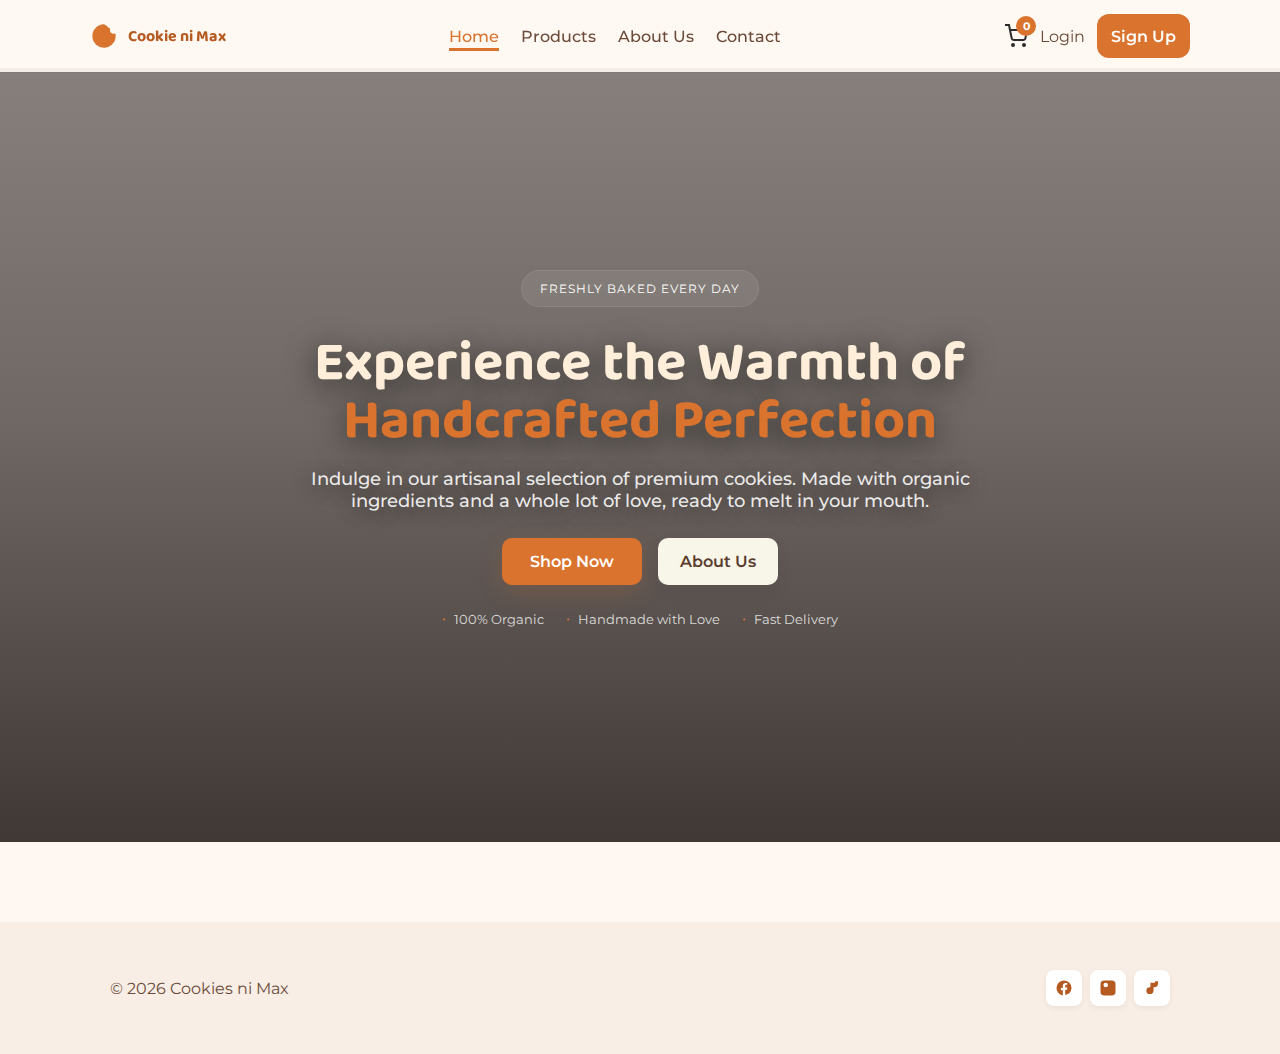
<file: index.html>
<!doctype html>
<html lang="en">
<head>
  <meta charset="utf-8" />
  <meta name="viewport" content="width=device-width,initial-scale=1" />
  <title>Intro to Comp Website</title>
  <link rel="stylesheet" href="style.css" />

  <!-- Fonts -->
  <link rel="preconnect" href="https://fonts.googleapis.com">
  <link rel="preconnect" href="https://fonts.gstatic.com" crossorigin>
  <link href="https://fonts.googleapis.com/css2?family=Baloo+2:wght@500;700;800&family=Montserrat:wght@300;500;700&display=swap" rel="stylesheet">
</head>
<body>
  <header class="site-header">
    <div class="container header-inner">
      <a class="brand" href="#" aria-label="Cookie Store home">
        <!-- simple inline cookie icon -->
        <svg width="28" height="28" viewBox="0 0 24 24" fill="none" aria-hidden="true"><path d="M12 2a10 10 0 1 0 9.95 9.05 1 1 0 0 0-1.23-1.05 3 3 0 0 1-3.55-3.55 1 1 0 0 0-1.05-1.23A10 10 0 0 0 12 2z" fill="#D9732D"/></svg>
        <span>Cookie ni Max
        </span>
      </a>

      <nav class="main-nav" role="navigation" aria-label="Main">
        <ul id="mainNav" class="nav-list">
          <li><a href="#home" class="active">Home</a></li>
          <li><a href="products.html">Products</a></li>
          <li><a href="about.html">About Us</a></li>
          <li><a href="contact.html">Contact</a></li>
        </ul>
      </nav>

      <div class="auth">
        <a href="cart.html" class="cart-icon" aria-label="Shopping cart">
          <svg width="24" height="24" viewBox="0 0 24 24" fill="none" stroke="currentColor" stroke-width="2" aria-hidden="true"><circle cx="9" cy="21" r="1"></circle><circle cx="20" cy="21" r="1"></circle><path d="M1 1h4l2.68 13.39a2 2 0 0 0 2 1.61h9.72a2 2 0 0 0 2-1.61L23 6H6"></path></svg>
          <span class="cart-count" id="cartCount">0</span>
        </a>
        <div id="authButtons" class="auth-buttons">
          <a href="#" id="loginBtn" class="login">Login</a>
          <a href="#" id="signupBtn" class="btn signup">Sign Up</a>
        </div>
        <div id="userProfile" class="user-profile" style="display: none;">
          <button id="userMenuBtn" class="user-menu-btn">
            <svg width="24" height="24" viewBox="0 0 24 24" fill="none" stroke="currentColor" stroke-width="2" aria-hidden="true"><path d="M20 21v-2a4 4 0 0 0-4-4H8a4 4 0 0 0-4 4v2"></path><circle cx="12" cy="7" r="4"></circle></svg>
            <span id="userNameDisplay">User</span>
          </button>
          <div id="userDropdown" class="user-dropdown" style="display: none;">
            <!-- Removed My Orders link -->
            <button id="logoutBtn" class="dropdown-item logout-btn">Logout</button>
          </div>
        </div>
        <button id="menuToggle" aria-expanded="false" aria-controls="mainNav" class="menu-toggle">☰</button>
      </div>
    </div>
  </header>
  
  <main>
    <section id="home" class="hero" style="background-image: url('https://images.unsplash.com/photo-1499636136210-6f4ee915583e?w=1200&h=600&fit=crop');">
      <div class="hero-overlay"></div>
      <div class="container hero-content">
        <span class="badge">FRESHLY BAKED EVERY DAY</span>
        <h1 class="hero-title">Experience the Warmth of<br><span class="accent">Handcrafted Perfection</span></h1>
        <p class="hero-sub">Indulge in our artisanal selection of premium cookies. Made with organic ingredients and a whole lot of love, ready to melt in your mouth.</p>

        <div class="hero-ctas">
          <a class="btn primary" href="products.html">Shop Now</a>
          <a class="btn ghost" href="about.html">About Us</a>
        </div>

        <ul class="hero-features">
          <li>100% Organic</li>
            <li>Handmade with Love</li>
          <li>Fast Delivery</li>
        </ul>
      </div>
    </section>



  </main>

  <!-- Login Modal -->
  <div id="loginModal" class="modal">
    <div class="modal-content">
      <span class="close">&times;</span>
      <h2>Login</h2>
      <form id="loginForm">
        <div>
          <label for="loginEmail">Email</label><br>
          <input id="loginEmail" type="email" required>
        </div>
        <div>
          <label for="loginPassword">Password</label><br>
          <input id="loginPassword" type="password" required>
        </div>
        <button type="submit" class="btn primary">Login</button>
        <p>Don't have an account? <a href="#" class="switch-form" data-form="signup">Sign Up</a></p>
      </form>
    </div>
  </div>

  <!-- Signup Modal -->
  <div id="signupModal" class="modal">
    <div class="modal-content">
      <span class="close">&times;</span>
      <h2>Sign Up</h2>
      <form id="signupForm">
        <div>
          <label for="signupName">Name</label><br>
          <input id="signupName" type="text" required>
        </div>
        <div>
          <label for="signupEmail">Email</label><br>
          <input id="signupEmail" type="email" required>
        </div>
        <div>
          <label for="signupPassword">Password</label><br>
          <input id="signupPassword" type="password" required>
        </div>
        <button type="submit" class="btn primary">Sign Up</button>
        <p>Already have an account? <a href="#" class="switch-form" data-form="login">Login</a></p>
      </form>
    </div>
  </div>

  <footer>
    <div class="container footer-inner">
      <p>&copy; 2026 Cookies ni Max</p>
      <div class="social-links" aria-label="Follow us">
        <a href="https://www.facebook.com/venchuie" target="_blank" rel="noopener noreferrer" aria-label="Facebook">
          <svg viewBox="0 0 24 24" xmlns="http://www.w3.org/2000/svg" aria-hidden="true"><path d="M22 12a10 10 0 1 0-11.6 9.9v-7h-2.6v-2.9h2.6V9.3c0-2.6 1.5-4.1 3.8-4.1 1.1 0 2.2.2 2.2.2v2.4h-1.2c-1.2 0-1.6.8-1.6 1.6v1.9h2.8l-.4 2.9h-2.4v7A10 10 0 0022 12z" fill="currentColor"/></svg>
        </a>
        <a href="https://www.instagram.com/luv.mxne/" target="_blank" rel="noopener noreferrer" aria-label="Instagram">
          <svg viewBox="0 0 24 24" xmlns="http://www.w3.org/2000/svg" aria-hidden="true"><path d="M7 2h10a5 5 0 015 5v10a5 5 0 01-5 5H7a5 5 0 01-5-5V7a5 5 0 015-5zm5 6.2A3 3 0 109 11a3 3 0 003-2.8zM17.5 6.2a.9.9 0 11-.001 1.8.9.9 0 01.001-1.8z" fill="currentColor"/></svg>
        </a>
        <a href="https://www.tiktok.com/@maksulaluh" target="_blank" rel="noopener noreferrer" aria-label="TikTok">
          <svg viewBox="0 0 24 24" xmlns="http://www.w3.org/2000/svg" aria-hidden="true"><path d="M17 3h3v3a5 5 0 01-5 5h-1v4.5A4.5 4.5 0 019 20a4.5 4.5 0 010-9c.3 0 .6 0 .9.1V5h6V3z" fill="currentColor"/></svg>
        </a>
      </div>
    </div>
  </footer>

  <script>
    // Menu toggle (mobile hamburger)
    const menuBtn = document.getElementById('menuToggle');
    const nav = document.getElementById('mainNav');
    const siteHeader = document.querySelector('.site-header');
    if (menuBtn && nav && siteHeader) {
      menuBtn.addEventListener('click', () => {
        const isOpen = siteHeader.classList.toggle('nav-open');
        menuBtn.setAttribute('aria-expanded', String(isOpen));
      });
      nav.querySelectorAll('a').forEach(link => {
        link.addEventListener('click', () => {
          siteHeader.classList.remove('nav-open');
          menuBtn.setAttribute('aria-expanded', 'false');
        });
      });
      document.addEventListener('click', (e) => {
        if (siteHeader.classList.contains('nav-open') && !siteHeader.contains(e.target)) {
          siteHeader.classList.remove('nav-open');
          menuBtn.setAttribute('aria-expanded', 'false');
        }
      });
    }

    // Modal functionality
    const loginBtn = document.getElementById('loginBtn');
    const signupBtn = document.getElementById('signupBtn');
    const loginModal = document.getElementById('loginModal');
    const signupModal = document.getElementById('signupModal');
    const loginForm = document.getElementById('loginForm');
    const signupForm = document.getElementById('signupForm');
    const closeButtons = document.querySelectorAll('.close');
    const switchForms = document.querySelectorAll('.switch-form');

    // Open modals
    loginBtn.addEventListener('click', (e) => {
      e.preventDefault();
      loginModal.style.display = 'block';
    });

    signupBtn.addEventListener('click', (e) => {
      e.preventDefault();
      signupModal.style.display = 'block';
    });

    // Close modals
    closeButtons.forEach(btn => {
      btn.addEventListener('click', (e) => {
        e.target.parentElement.parentElement.style.display = 'none';
      });
    });

    // Switch between login and signup
    switchForms.forEach(link => {
      link.addEventListener('click', (e) => {
        e.preventDefault();
        const form = e.target.dataset.form;
        loginModal.style.display = form === 'login' ? 'block' : 'none';
        signupModal.style.display = form === 'signup' ? 'block' : 'none';
      });
    });

    // Close modal when clicking outside
    window.addEventListener('click', (e) => {
      if (e.target === loginModal) loginModal.style.display = 'none';
      if (e.target === signupModal) signupModal.style.display = 'none';
    });

    // Handle login
    loginForm.addEventListener('submit', (e) => {
      e.preventDefault();
      const email = document.getElementById('loginEmail').value;
      localStorage.setItem('user', email);
      alert('Login successful!');
      loginModal.style.display = 'none';
      loginForm.reset();
      updateAuthUI();
    });

    // Handle signup
    signupForm.addEventListener('submit', (e) => {
      e.preventDefault();
      const name = document.getElementById('signupName').value;
      const email = document.getElementById('signupEmail').value;
      localStorage.setItem('user', email);
      localStorage.setItem('userName', name);
      alert('Account created successfully!');
      signupModal.style.display = 'none';
      signupForm.reset();
      updateAuthUI();
    });

    // Update Auth UI based on login status
    function updateAuthUI() {
      const user = localStorage.getItem('user');
      const userName = localStorage.getItem('userName') || 'User';
      const authButtons = document.getElementById('authButtons');
      const userProfile = document.getElementById('userProfile');

      if (user) {
        authButtons.style.display = 'none';
        userProfile.style.display = 'flex';
        document.getElementById('userNameDisplay').textContent = userName.split(' ')[0];
      } else {
        authButtons.style.display = 'flex';
        userProfile.style.display = 'none';
      }
    }

    // User menu dropdown
    const userMenuBtn = document.getElementById('userMenuBtn');
    const userDropdown = document.getElementById('userDropdown');
    const logoutBtn = document.getElementById('logoutBtn');

    userMenuBtn?.addEventListener('click', (e) => {
      e.preventDefault();
      userDropdown.style.display = userDropdown.style.display === 'none' ? 'block' : 'none';
    });

    window.addEventListener('click', (e) => {
      if (!e.target.closest('.user-profile')) {
        userDropdown.style.display = 'none';
      }
    });

    logoutBtn?.addEventListener('click', (e) => {
      e.preventDefault();
      localStorage.removeItem('user');
      localStorage.removeItem('userName');
      userDropdown.style.display = 'none';
      alert('You have been logged out!');
      updateAuthUI();
    });

    // Update cart count
    function updateCartCount() {
      const cart = JSON.parse(localStorage.getItem('cart')) || [];
      const count = cart.reduce((sum, item) => sum + item.qty, 0);
      document.getElementById('cartCount').textContent = count;
    }
    updateCartCount();
    window.addEventListener('storage', updateCartCount);

    // Check login status on page load
    updateAuthUI();
  </script>
</body>
</html>
</file>
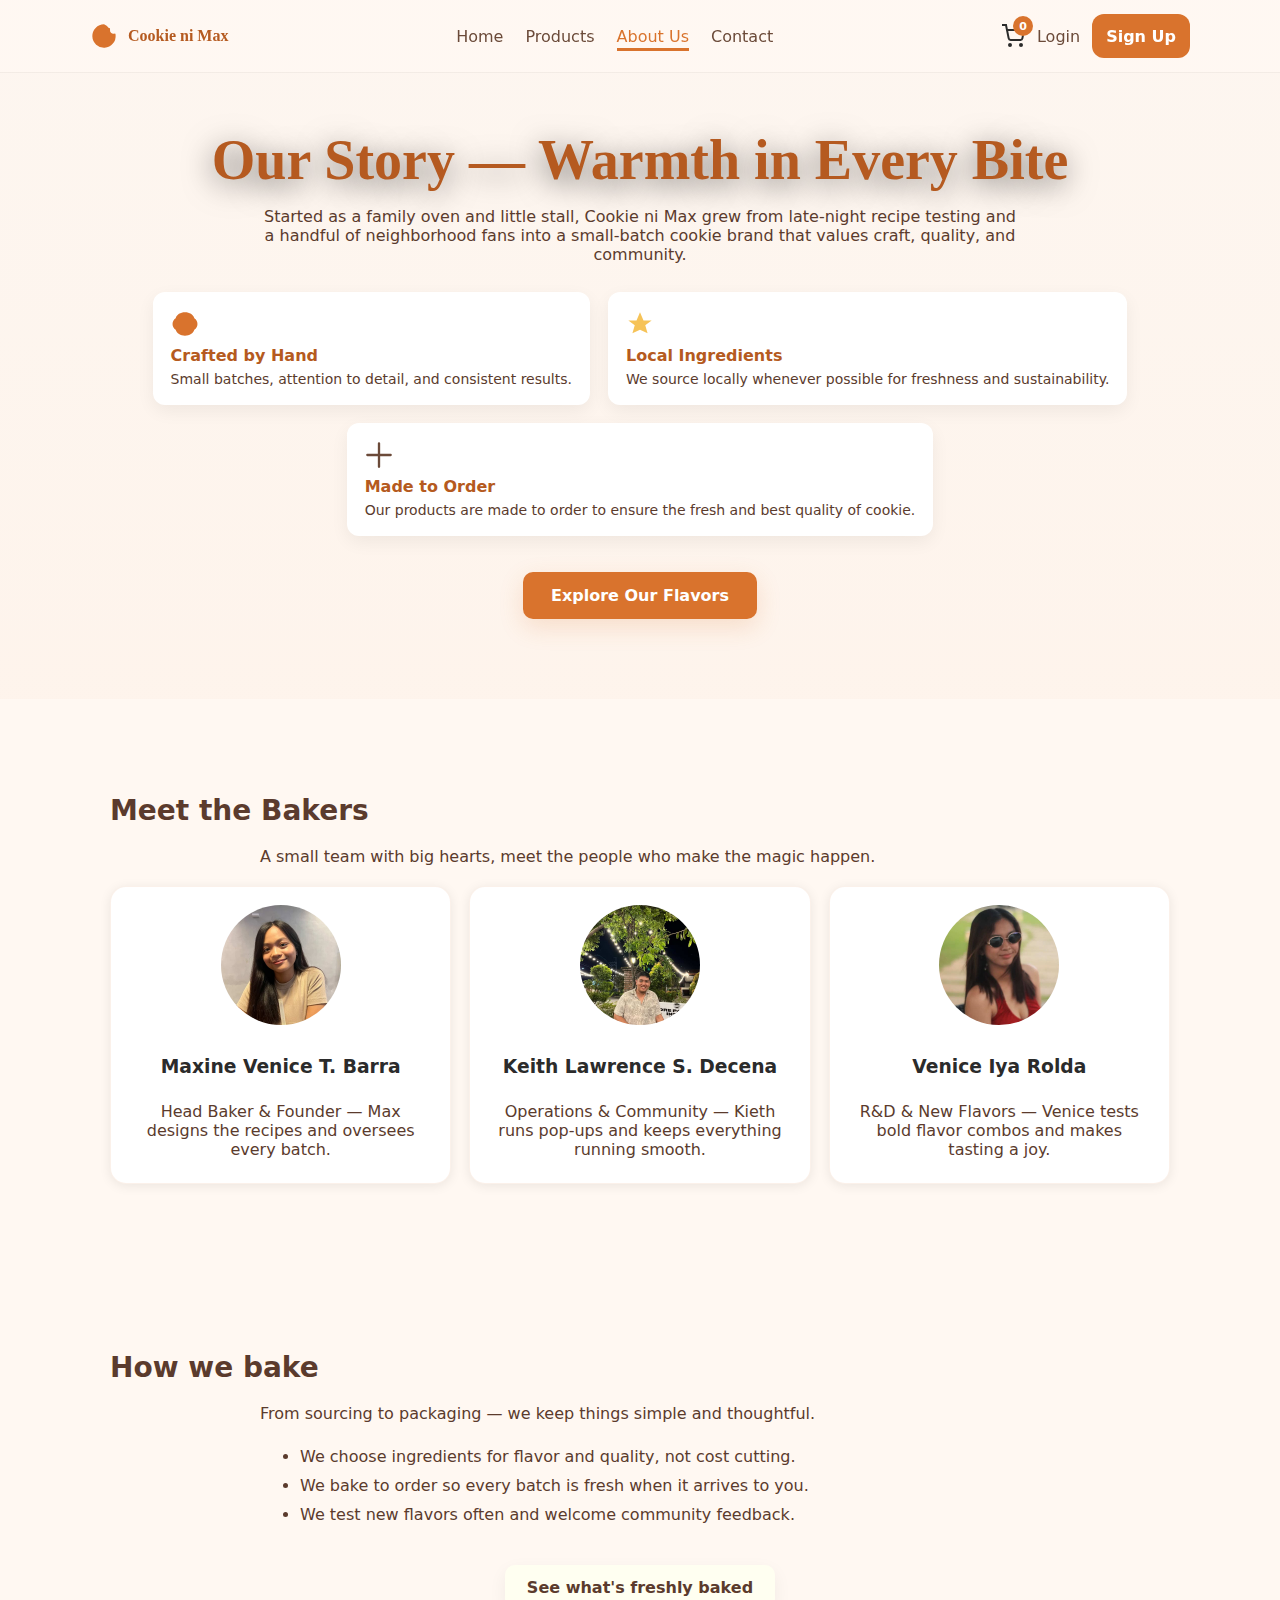
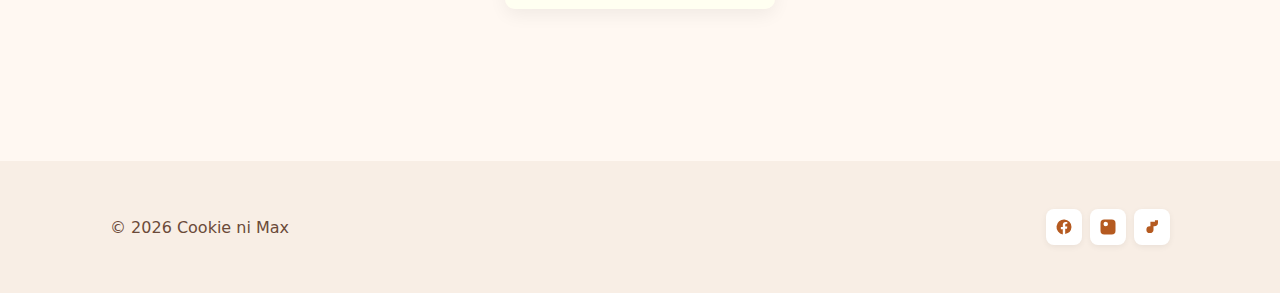
<file: about.html>
<!doctype html>
<html lang="en">
<head>
  <meta charset="utf-8" />
  <meta name="viewport" content="width=device-width,initial-scale=1" />
  <title>About Us — Cookie ni Max</title>
  <link rel="stylesheet" href="style.css" />
  <!-- About page styles moved to style.css -->
</head>
<body>
  <header class="site-header">
    <div class="container header-inner">
      <a class="brand" href="index.html" aria-label="Cookie Store home">
        <svg width="28" height="28" viewBox="0 0 24 24" fill="none" aria-hidden="true"><path d="M12 2a10 10 0 1 0 9.95 9.05 1 1 0 0 0-1.23-1.05 3 3 0 0 1-3.55-3.55 1 1 0 0 0-1.05-1.23A10 10 0 0 0 12 2z" fill="#D9732D"/></svg>
        <span>Cookie ni Max</span>
      </a>

      <nav class="main-nav" role="navigation" aria-label="Main">
        <ul id="mainNav" class="nav-list">
          <li><a href="index.html#home">Home</a></li>
          <li><a href="products.html">Products</a></li>
          <li><a href="about.html" class="active">About Us</a></li>
          <li><a href="contact.html">Contact</a></li>
        </ul>
      </nav>

      <div class="auth">
        <a href="cart.html" class="cart-icon" aria-label="Shopping cart">
          <svg width="24" height="24" viewBox="0 0 24 24" fill="none" stroke="currentColor" stroke-width="2" aria-hidden="true"><circle cx="9" cy="21" r="1"></circle><circle cx="20" cy="21" r="1"></circle><path d="M1 1h4l2.68 13.39a2 2 0 0 0 2 1.61h9.72a2 2 0 0 0 2-1.61L23 6H6"></path></svg>
          <span class="cart-count" id="cartCount">0</span>
        </a>
        <div id="authButtons" class="auth-buttons">
          <a href="#" id="loginBtn" class="login">Login</a>
          <a href="#" id="signupBtn" class="btn signup">Sign Up</a>
        </div>
        <div id="userProfile" class="user-profile" style="display: none;">
          <button id="userMenuBtn" class="user-menu-btn">
            <svg width="24" height="24" viewBox="0 0 24 24" fill="none" stroke="currentColor" stroke-width="2" aria-hidden="true"><path d="M20 21v-2a4 4 0 0 0-4-4H8a4 4 0 0 0-4 4v2"></path><circle cx="12" cy="7" r="4"></circle></svg>
            <span id="userNameDisplay">User</span>
          </button>
          <div id="userDropdown" class="user-dropdown" style="display: none;">
            <!-- Removed My Orders link -->
            <button id="logoutBtn" class="dropdown-item logout-btn">Logout</button>
          </div>
        </div>
        <button id="menuToggle" aria-expanded="false" aria-controls="mainNav" class="menu-toggle">☰</button>
      </div>
    </div>
  </header>

  <main>
    <!-- Creative Hero -->
    <section class="about-hero">
      <div class="container">
        <h1 class="hero-title" style="color:var(--accent-dark);">Our Story — Warmth in Every Bite</h1>
        <p class="lead">Started as a family oven and little stall, Cookie ni Max grew from late-night recipe testing and a handful of neighborhood fans into a small-batch cookie brand that values craft, quality, and community.</p>
        <div class="values" role="list">
          <div class="value" role="listitem">
            <svg width="28" height="28" viewBox="0 0 24 24" fill="none" style="display:block"><path d="M12 2C8 2 5 4 4 7a6 6 0 0 0 0 10c1 3 4 5 8 5s7-2 8-5a6 6 0 0 0 0-10c-1-3-4-5-8-5z" fill="#D9732D"/></svg>
            <h4>Crafted by Hand</h4>
            <p style="margin:0;font-size:14px;color:#5b3b2d;">Small batches, attention to detail, and consistent results.</p>
          </div>

          <div class="value" role="listitem">
            <svg width="28" height="28" viewBox="0 0 24 24" fill="none" style="display:block"><path d="M12 2l3 7h7l-5.5 4 2 7L12 17l-6.5 3 2-7L2 9h7z" fill="#F6C358"/></svg>
            <h4>Local Ingredients</h4>
            <p style="margin:0;font-size:14px;color:#5b3b2d;">We source locally whenever possible for freshness and sustainability.</p>
          </div>

          <div class="value" role="listitem">
            <svg width="28" height="28" viewBox="0 0 24 24" fill="none" style="display:block"><path d="M12 2v20M2 12h20" stroke="#6b4a39" stroke-width="2" stroke-linecap="round" stroke-linejoin="round"/></svg>
            <h4>Made to Order</h4>
            <p style="margin:0;font-size:14px;color:#5b3b2d;">Our products are made to order to ensure the fresh and best quality of cookie.</p>
          </div>
        </div>

        <div class="cta-row">
          <a class="btn primary" href="products.html">Explore Our Flavors</a>
        </div>
      </div>
    </section>

    <!-- Team section -->
    <section class="section">
      <div class="container">
        <h2 class="section-title">Meet the Bakers</h2>
        <p class="lead">A small team with big hearts, meet the people who make the magic happen.</p>

        <div class="team-grid">
          <div class="card team-card">
            <img class="avatar" src="cookies/max.jpg" alt="MAX">
            <h3>Maxine Venice T. Barra</h3>
            <p style="margin:6px 0;color:#5b3b2d;">Head Baker & Founder — Max designs the recipes and oversees every batch.</p>
          </div>

          <div class="card team-card">
            <img class="avatar" src="cookies/kieth.jpg" alt="Kieth">
            <h3>Keith Lawrence S. Decena</h3>
            <p style="margin:6px 0;color:#5b3b2d;">Operations & Community — Kieth runs pop-ups and keeps everything running smooth.</p>
          </div>

          <div class="card team-card">
            <img class="avatar" src="cookies/venice.jpg" alt="Venice">
            <h3>Venice Iya Rolda</h3>
            <p style="margin:6px 0;color:#5b3b2d;">R&D & New Flavors — Venice tests bold flavor combos and makes tasting a joy.</p>
          </div>
        </div>
      </div>
    </section>

    <!-- Story timeline / CTA -->
    <section class="section" aria-labelledby="our-values">
      <div class="container">
        <h2 id="our-values" class="section-title">How we bake</h2>
        <p class="lead">From sourcing to packaging — we keep things simple and thoughtful.</p>

        <ul style="line-height:1.8; max-width:760px; margin:10px auto 0; color:#5b3b2d;">
          <li>We choose ingredients for flavor and quality, not cost cutting.</li>
          <li>We bake to order so every batch is fresh when it arrives to you.</li>
          <li>We test new flavors often and welcome community feedback.</li>
        </ul>

        <div class="cta-row">
          <a class="btn ghost" href="products.html">See what's freshly baked</a>
        </div>
      </div>
    </section>

  </main>

  <footer>
    <div class="container footer-inner">
      <p>&copy; 2026 Cookie ni Max</p>
      <div class="social-links" aria-label="Follow us">
        <a href="https://www.facebook.com/venchuie" target="_blank" rel="noopener noreferrer" aria-label="Facebook">
          <svg viewBox="0 0 24 24" xmlns="http://www.w3.org/2000/svg" aria-hidden="true"><path d="M22 12a10 10 0 1 0-11.6 9.9v-7h-2.6v-2.9h2.6V9.3c0-2.6 1.5-4.1 3.8-4.1 1.1 0 2.2.2 2.2.2v2.4h-1.2c-1.2 0-1.6.8-1.6 1.6v1.9h2.8l-.4 2.9h-2.4v7A10 10 0 0022 12z" fill="currentColor"/></svg>
        </a>
        <a href="https://www.instagram.com/luv.mxne/" target="_blank" rel="noopener noreferrer" aria-label="Instagram">
          <svg viewBox="0 0 24 24" xmlns="http://www.w3.org/2000/svg" aria-hidden="true"><path d="M7 2h10a5 5 0 015 5v10a5 5 0 01-5 5H7a5 5 0 01-5-5V7a5 5 0 015-5zm5 6.2A3 3 0 109 11a3 3 0 003-2.8zM17.5 6.2a.9.9 0 11-.001 1.8.9.9 0 01.001-1.8z" fill="currentColor"/></svg>
        </a>
        <a href="https://www.tiktok.com/@maksulaluh" target="_blank" rel="noopener noreferrer" aria-label="TikTok">
          <svg viewBox="0 0 24 24" xmlns="http://www.w3.org/2000/svg" aria-hidden="true"><path d="M17 3h3v3a5 5 0 01-5 5h-1v4.5A4.5 4.5 0 019 20a4.5 4.5 0 010-9c.3 0 .6 0 .9.1V5h6V3z" fill="currentColor"/></svg>
        </a>
      </div>
    </div>
  </footer>

  <!-- Login Modal -->
  <div id="loginModal" class="modal">
    <div class="modal-content">
      <span class="close">&times;</span>
      <h2>Login</h2>
      <form id="loginForm">
        <div>
          <label for="loginEmail">Email</label><br>
          <input id="loginEmail" type="email" required>
        </div>
        <div>
          <label for="loginPassword">Password</label><br>
          <input id="loginPassword" type="password" required>
        </div>
        <button type="submit" class="btn primary">Login</button>
        <p>Don't have an account? <a href="#" class="switch-form" data-form="signup">Sign Up</a></p>
      </form>
    </div>
  </div>

  <!-- Signup Modal -->
  <div id="signupModal" class="modal">
    <div class="modal-content">
      <span class="close">&times;</span>
      <h2>Sign Up</h2>
      <form id="signupForm">
        <div>
          <label for="signupName">Name</label><br>
          <input id="signupName" type="text" required>
        </div>
        <div>
          <label for="signupEmail">Email</label><br>
          <input id="signupEmail" type="email" required>
        </div>
        <div>
          <label for="signupPassword">Password</label><br>
          <input id="signupPassword" type="password" required>
        </div>
        <button type="submit" class="btn primary">Sign Up</button>
        <p>Already have an account? <a href="#" class="switch-form" data-form="login">Login</a></p>
      </form>
    </div>
  </div>

  <script>
    // Menu toggle
    // Menu toggle (mobile hamburger)
    const menuBtn = document.getElementById('menuToggle');
    const nav = document.getElementById('mainNav');
    const siteHeader = document.querySelector('.site-header');
    if (menuBtn && nav && siteHeader) {
      menuBtn.addEventListener('click', () => {
        const isOpen = siteHeader.classList.toggle('nav-open');
        menuBtn.setAttribute('aria-expanded', String(isOpen));
      });
      nav.querySelectorAll('a').forEach(link => {
        link.addEventListener('click', () => {
          siteHeader.classList.remove('nav-open');
          menuBtn.setAttribute('aria-expanded', 'false');
        });
      });
      document.addEventListener('click', (e) => {
        if (siteHeader.classList.contains('nav-open') && !siteHeader.contains(e.target)) {
          siteHeader.classList.remove('nav-open');
          menuBtn.setAttribute('aria-expanded', 'false');
        }
      });
    }

    // Modal functionality
    const loginBtn = document.getElementById('loginBtn');
    const signupBtn = document.getElementById('signupBtn');
    const loginModal = document.getElementById('loginModal');
    const signupModal = document.getElementById('signupModal');
    const loginForm = document.getElementById('loginForm');
    const signupForm = document.getElementById('signupForm');
    const closeButtons = document.querySelectorAll('.close');
    const switchForms = document.querySelectorAll('.switch-form');

    loginBtn.addEventListener('click', (e) => {
      e.preventDefault();
      loginModal.style.display = 'block';
    });

    signupBtn.addEventListener('click', (e) => {
      e.preventDefault();
      signupModal.style.display = 'block';
    });

    closeButtons.forEach(btn => {
      btn.addEventListener('click', (e) => {
        e.target.parentElement.parentElement.style.display = 'none';
      });
    });

    switchForms.forEach(link => {
      link.addEventListener('click', (e) => {
        e.preventDefault();
        const form = e.target.dataset.form;
        loginModal.style.display = form === 'login' ? 'block' : 'none';
        signupModal.style.display = form === 'signup' ? 'block' : 'none';
      });
    });

    window.addEventListener('click', (e) => {
      if (e.target === loginModal) loginModal.style.display = 'none';
      if (e.target === signupModal) signupModal.style.display = 'none';
    });

    loginForm.addEventListener('submit', (e) => {
      e.preventDefault();
      const email = document.getElementById('loginEmail').value;
      localStorage.setItem('user', email);
      alert('Login successful!');
      loginModal.style.display = 'none';
      loginForm.reset();
      updateAuthUI();
    });

    signupForm.addEventListener('submit', (e) => {
      e.preventDefault();
      const name = document.getElementById('signupName').value;
      const email = document.getElementById('signupEmail').value;
      localStorage.setItem('user', email);
      localStorage.setItem('userName', name);
      alert('Account created successfully!');
      signupModal.style.display = 'none';
      signupForm.reset();
      updateAuthUI();
    });

    // Update Auth UI based on login status
    function updateAuthUI() {
      const user = localStorage.getItem('user');
      const userName = localStorage.getItem('userName') || 'User';
      const authButtons = document.getElementById('authButtons');
      const userProfile = document.getElementById('userProfile');

      if (user) {
        authButtons.style.display = 'none';
        userProfile.style.display = 'flex';
        document.getElementById('userNameDisplay').textContent = userName.split(' ')[0];
      } else {
        authButtons.style.display = 'flex';
        userProfile.style.display = 'none';
      }
    }

    // User menu dropdown
    const userMenuBtn = document.getElementById('userMenuBtn');
    const userDropdown = document.getElementById('userDropdown');
    const logoutBtn = document.getElementById('logoutBtn');

    userMenuBtn?.addEventListener('click', (e) => {
      e.preventDefault();
      userDropdown.style.display = userDropdown.style.display === 'none' ? 'block' : 'none';
    });

    window.addEventListener('click', (e) => {
      if (!e.target.closest('.user-profile')) {
        userDropdown.style.display = 'none';
      }
    });

    logoutBtn?.addEventListener('click', (e) => {
      e.preventDefault();
      localStorage.removeItem('user');
      localStorage.removeItem('userName');
      userDropdown.style.display = 'none';
      alert('You have been logged out!');
      updateAuthUI();
    });

    // Update cart count
    function updateCartCount() {
      const cart = JSON.parse(localStorage.getItem('cart')) || [];
      const count = cart.reduce((sum, item) => sum + item.qty, 0);
      document.getElementById('cartCount').textContent = count;
    }
    updateCartCount();
    window.addEventListener('storage', updateCartCount);

    // Check login status on page load
    updateAuthUI();
  </script>
</body>
</html>
</file>
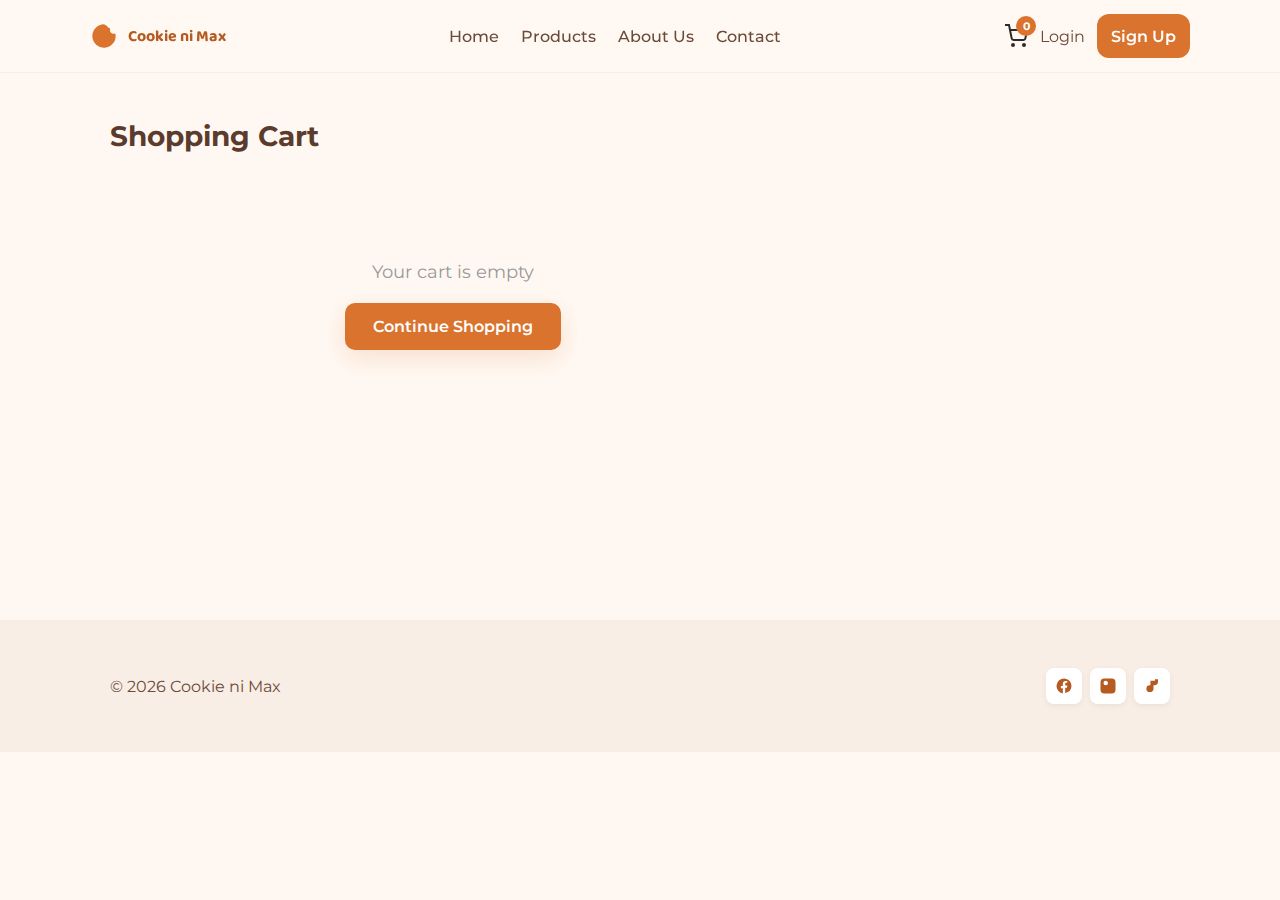
<file: cart.html>
<!doctype html>
<html lang="en">
<head>
  <meta charset="utf-8" />
  <meta name="viewport" content="width=device-width,initial-scale=1" />
  <title>Shopping Cart — Cookie ni Max</title>
  <link rel="stylesheet" href="style.css" />

  <!-- Fonts -->
  <link rel="preconnect" href="https://fonts.googleapis.com">
  <link rel="preconnect" href="https://fonts.gstatic.com" crossorigin>
  <link href="https://fonts.googleapis.com/css2?family=Baloo+2:wght@500;700;800&family=Montserrat:wght@300;500;700&display=swap" rel="stylesheet">
</head>
<body>
  <header class="site-header">
    <div class="container header-inner">
      <a class="brand" href="index.html" aria-label="Cookie Store home">
        <svg width="28" height="28" viewBox="0 0 24 24" fill="none" aria-hidden="true"><path d="M12 2a10 10 0 1 0 9.95 9.05 1 1 0 0 0-1.23-1.05 3 3 0 0 1-3.55-3.55 1 1 0 0 0-1.05-1.23A10 10 0 0 0 12 2z" fill="#D9732D"/></svg>
        <span>Cookie ni Max</span>
      </a>

      <nav class="main-nav" role="navigation" aria-label="Main">
        <ul id="mainNav" class="nav-list">
          <li><a href="index.html#home">Home</a></li>
          <li><a href="products.html">Products</a></li>
          <li><a href="about.html">About Us</a></li>
          <li><a href="index.html#contact">Contact</a></li>
        </ul>
      </nav>

      <div class="auth">
        <a href="cart.html" class="cart-icon" aria-label="Shopping cart">
          <svg width="24" height="24" viewBox="0 0 24 24" fill="none" stroke="currentColor" stroke-width="2" aria-hidden="true"><circle cx="9" cy="21" r="1"></circle><circle cx="20" cy="21" r="1"></circle><path d="M1 1h4l2.68 13.39a2 2 0 0 0 2 1.61h9.72a2 2 0 0 0 2-1.61L23 6H6"></path></svg>
          <span class="cart-count" id="cartCount">0</span>
        </a>
        <div id="authButtons" class="auth-buttons">
          <a href="#" id="loginBtn" class="login">Login</a>
          <a href="#" id="signupBtn" class="btn signup">Sign Up</a>
        </div>
        <div id="userProfile" class="user-profile" style="display: none;">
          <button id="userMenuBtn" class="user-menu-btn">
            <svg width="24" height="24" viewBox="0 0 24 24" fill="none" stroke="currentColor" stroke-width="2" aria-hidden="true"><path d="M20 21v-2a4 4 0 0 0-4-4H8a4 4 0 0 0-4 4v2"></path><circle cx="12" cy="7" r="4"></circle></svg>
            <span id="userNameDisplay">User</span>
          </button>
          <div id="userDropdown" class="user-dropdown" style="display: none;">
            <!-- Removed My Orders link -->
            <button id="logoutBtn" class="dropdown-item logout-btn">Logout</button>
          </div>
        </div>
        <button id="menuToggle" aria-expanded="false" aria-controls="mainNav" class="menu-toggle">☰</button>
      </div>
    </div>
  </header>

  <main>
    <section class="section cart-section">
      <div class="container">
        <h1 class="section-title">Shopping Cart</h1>
        
        <div class="cart-wrapper">
          <!-- Cart Items -->
          <div class="cart-items-container">
            <div id="emptyCart" class="empty-cart" style="display: none;">
              <p>Your cart is empty</p>
              <a href="products.html" class="btn primary">Continue Shopping</a>
            </div>

            <div id="cartItems" class="cart-items-list"></div>
          </div>

          <!-- Cart Summary & Checkout -->
          <aside id="cartSummary" class="cart-summary" style="display: none;">
            <h2>Order Summary</h2>
            <div class="summary-item">
              <span>Subtotal:</span>
              <span id="subtotal">₱0.00</span>
            </div>
            <div class="summary-item">
              <span>Delivery Fee:</span>
              <span id="deliveryFee">₱50.00</span>
            </div>
            <div class="summary-item total">
              <span>Total:</span>
              <span id="total">₱0.00</span>
            </div>

            <button class="btn primary full-width" id="checkoutBtn">Proceed to Checkout</button>
            <a href="products.html" class="btn ghost full-width">Continue Shopping</a>
          </aside>
        </div>
      </div>
    </section>
  </main>

  <!-- Login Modal -->
  <div id="loginModal" class="modal">
    <div class="modal-content">
      <span class="close">&times;</span>
      <h2>Login</h2>
      <form id="loginForm">
        <div>
          <label for="loginEmail">Email</label><br>
          <input id="loginEmail" type="email" required>
        </div>
        <div>
          <label for="loginPassword">Password</label><br>
          <input id="loginPassword" type="password" required>
        </div>
        <button type="submit" class="btn primary">Login</button>
        <p>Don't have an account? <a href="#" class="switch-form" data-form="signup">Sign Up</a></p>
      </form>
    </div>
  </div>

  <!-- Signup Modal -->
  <div id="signupModal" class="modal">
    <div class="modal-content">
      <span class="close">&times;</span>
      <h2>Sign Up</h2>
      <form id="signupForm">
        <div>
          <label for="signupName">Name</label><br>
          <input id="signupName" type="text" required>
        </div>
        <div>
          <label for="signupEmail">Email</label><br>
          <input id="signupEmail" type="email" required>
        </div>
        <div>
          <label for="signupPassword">Password</label><br>
          <input id="signupPassword" type="password" required>
        </div>
        <button type="submit" class="btn primary">Sign Up</button>
        <p>Already have an account? <a href="#" class="switch-form" data-form="login">Login</a></p>
      </form>
    </div>
  </div>

  <!-- Checkout Modal -->
  <div id="checkoutModal" class="modal">
    <div class="modal-content checkout-modal">
      <span class="close">&times;</span>
      <h2>Checkout</h2>
      <form id="checkoutForm">
        <h3>Delivery Details</h3>
        <div>
          <label for="fullName">Full Name *</label><br>
          <input id="fullName" type="text" required>
        </div>
        <div>
          <label for="email">Email *</label><br>
          <input id="email" type="email" required>
        </div>
        <div>
          <label for="phone">Phone Number *</label><br>
          <input id="phone" type="tel" required>
        </div>
        <div>
          <label for="address">Address *</label><br>
          <textarea id="address" rows="3" required></textarea>
        </div>
        <div>
          <label for="city">City *</label><br>
          <input id="city" type="text" required>
        </div>
        <div>
          <label for="zipcode">Zip Code *</label><br>
          <input id="zipcode" type="text" required>
        </div>

        <h3 style="margin-top: 20px;">Payment Method</h3>
        <div>
          <label>
            <input type="radio" name="payment" value="cod" checked> Cash on Delivery
          </label>
        </div>
        <div>
          <label>
            <input type="radio" name="payment" value="online"> Online Payment
          </label>
        </div>

        <h3 style="margin-top: 20px;">Special Instructions</h3>
        <div>
          <label for="notes">Order Notes (Optional)</label><br>
          <textarea id="notes" rows="2" placeholder="Any special requests?"></textarea>
        </div>

        <div class="checkout-total">
          <span>Total Amount:</span>
          <span id="checkoutTotal">₱0.00</span>
        </div>

        <button type="submit" class="btn primary full-width">Place Order</button>
      </form>
    </div>
  </div>

  <footer>
    <div class="container footer-inner">
      <p>&copy; 2026 Cookie ni Max</p>
      <div class="social-links" aria-label="Follow us">
        <a href="https://www.facebook.com/venchuie" target="_blank" rel="noopener noreferrer" aria-label="Facebook">
          <svg viewBox="0 0 24 24" xmlns="http://www.w3.org/2000/svg" aria-hidden="true"><path d="M22 12a10 10 0 1 0-11.6 9.9v-7h-2.6v-2.9h2.6V9.3c0-2.6 1.5-4.1 3.8-4.1 1.1 0 2.2.2 2.2.2v2.4h-1.2c-1.2 0-1.6.8-1.6 1.6v1.9h2.8l-.4 2.9h-2.4v7A10 10 0 0022 12z" fill="currentColor"/></svg>
        </a>
        <a href="https://www.instagram.com/luv.mxne/" target="_blank" rel="noopener noreferrer" aria-label="Instagram">
          <svg viewBox="0 0 24 24" xmlns="http://www.w3.org/2000/svg" aria-hidden="true"><path d="M7 2h10a5 5 0 015 5v10a5 5 0 01-5 5H7a5 5 0 01-5-5V7a5 5 0 015-5zm5 6.2A3 3 0 109 11a3 3 0 003-2.8zM17.5 6.2a.9.9 0 11-.001 1.8.9.9 0 01.001-1.8z" fill="currentColor"/></svg>
        </a>
        <a href="https://www.tiktok.com/@maksulaluh" target="_blank" rel="noopener noreferrer" aria-label="TikTok">
          <svg viewBox="0 0 24 24" xmlns="http://www.w3.org/2000/svg" aria-hidden="true"><path d="M17 3h3v3a5 5 0 01-5 5h-1v4.5A4.5 4.5 0 019 20a4.5 4.5 0 010-9c.3 0 .6 0 .9.1V5h6V3z" fill="currentColor"/></svg>
        </a>
      </div>
    </div>
  </footer>

  <script>
    const DELIVERY_FEE = 50;

    // Menu toggle
    const menuBtn = document.getElementById('menuToggle');
    const nav = document.getElementById('mainNav');
    const siteHeader = document.querySelector('.site-header');
    if (menuBtn && nav && siteHeader) {
      menuBtn.addEventListener('click', () => {
        const isOpen = siteHeader.classList.toggle('nav-open');
        menuBtn.setAttribute('aria-expanded', String(isOpen));
        // Optionally trap focus or close on outside click
      });
      // Close menu when clicking a nav link (for single-page feel)
      nav.querySelectorAll('a').forEach(link => {
        link.addEventListener('click', () => {
          siteHeader.classList.remove('nav-open');
          menuBtn.setAttribute('aria-expanded', 'false');
        });
      });
      // Optional: close menu on outside click
      document.addEventListener('click', (e) => {
        if (siteHeader.classList.contains('nav-open') && !siteHeader.contains(e.target)) {
          siteHeader.classList.remove('nav-open');
          menuBtn.setAttribute('aria-expanded', 'false');
        }
      });
    }

    // Modal functionality for login/signup
    document.addEventListener('DOMContentLoaded', function() {
      const loginBtn = document.getElementById('loginBtn');
      const signupBtn = document.getElementById('signupBtn');
      const loginModal = document.getElementById('loginModal');
      const signupModal = document.getElementById('signupModal');
      const loginForm = document.getElementById('loginForm');
      const signupForm = document.getElementById('signupForm');
      const closeButtons = document.querySelectorAll('.close');
      const switchForms = document.querySelectorAll('.switch-form');

      if (loginBtn && loginModal) {
        loginBtn.addEventListener('click', (e) => {
          e.preventDefault();
          loginModal.style.display = 'block';
        });
      }
      if (signupBtn && signupModal) {
        signupBtn.addEventListener('click', (e) => {
          e.preventDefault();
          signupModal.style.display = 'block';
        });
      }
      closeButtons.forEach(btn => {
        btn.addEventListener('click', (e) => {
          e.target.parentElement.parentElement.style.display = 'none';
        });
      });
      switchForms.forEach(link => {
        link.addEventListener('click', (e) => {
          e.preventDefault();
          const form = e.target.dataset.form;
          loginModal.style.display = form === 'login' ? 'block' : 'none';
          signupModal.style.display = form === 'signup' ? 'block' : 'none';
        });
      });
      window.addEventListener('click', (e) => {
        if (e.target === loginModal) loginModal.style.display = 'none';
        if (e.target === signupModal) signupModal.style.display = 'none';
      });
      if (loginForm) {
        loginForm.addEventListener('submit', (e) => {
          e.preventDefault();
          const email = document.getElementById('loginEmail').value;
          localStorage.setItem('user', email);
          alert('Login successful!');
          loginModal.style.display = 'none';
          loginForm.reset();
          updateAuthUI();
        });
      }
      if (signupForm) {
        signupForm.addEventListener('submit', (e) => {
          e.preventDefault();
          const name = document.getElementById('signupName').value;
          const email = document.getElementById('signupEmail').value;
          localStorage.setItem('user', email);
          localStorage.setItem('userName', name);
          alert('Account created successfully!');
          signupModal.style.display = 'none';
          signupForm.reset();
          updateAuthUI();
        });
      }
    });

    // Load and display cart
    function loadCart() {
      const cart = JSON.parse(localStorage.getItem('cart')) || [];
      const cartItemsDiv = document.getElementById('cartItems');
      const emptyCartDiv = document.getElementById('emptyCart');
      const cartSummary = document.getElementById('cartSummary');

      if (cart.length === 0) {
        cartItemsDiv.innerHTML = '';
        emptyCartDiv.style.display = 'block';
        cartSummary.style.display = 'none';
        return;
      }

      emptyCartDiv.style.display = 'none';
      cartSummary.style.display = 'block';

      cartItemsDiv.innerHTML = cart.map((item, index) => `
        <div class="cart-item">
          <img src="${item.image}" alt="${item.title}" class="cart-item-image">
          <div class="cart-item-details">
            <h3>${item.title}</h3>
            <p class="cart-item-price">₱${item.price.toFixed(2)}</p>
          </div>
          <div class="cart-item-quantity">
            <button class="qty-btn-cart" data-index="${index}" data-change="-1">−</button>
            <input type="number" value="${item.qty}" min="1" data-index="${index}" class="qty-input-cart">
            <button class="qty-btn-cart" data-index="${index}" data-change="1">+</button>
          </div>
          <div class="cart-item-total">
            ₱${(item.price * item.qty).toFixed(2)}
          </div>
          <button class="remove-btn" data-index="${index}">✕</button>
        </div>
      `).join('');

      // Add event listeners
      document.querySelectorAll('.qty-btn-cart').forEach(btn => {
        btn.addEventListener('click', (e) => {
          const index = parseInt(e.target.dataset.index);
          const change = parseInt(e.target.dataset.change);
          updateQuantity(index, change);
        });
      });

      document.querySelectorAll('.qty-input-cart').forEach(input => {
        input.addEventListener('change', (e) => {
          const index = parseInt(e.target.dataset.index);
          const newQty = Math.max(1, parseInt(e.target.value));
          setQuantity(index, newQty);
        });
      });

      document.querySelectorAll('.remove-btn').forEach(btn => {
        btn.addEventListener('click', (e) => {
          const index = parseInt(e.target.dataset.index);
          removeItem(index);
        });
      });

      updateSummary();
    }

    function updateQuantity(index, change) {
      let cart = JSON.parse(localStorage.getItem('cart')) || [];
      cart[index].qty = Math.max(1, cart[index].qty + change);
      localStorage.setItem('cart', JSON.stringify(cart));
      loadCart();
    }

    function setQuantity(index, qty) {
      let cart = JSON.parse(localStorage.getItem('cart')) || [];
      cart[index].qty = Math.max(1, qty);
      localStorage.setItem('cart', JSON.stringify(cart));
      loadCart();
    }

    function removeItem(index) {
      let cart = JSON.parse(localStorage.getItem('cart')) || [];
      cart.splice(index, 1);
      localStorage.setItem('cart', JSON.stringify(cart));
      loadCart();
    }

    function updateSummary() {
      const cart = JSON.parse(localStorage.getItem('cart')) || [];
      const subtotal = cart.reduce((sum, item) => sum + (item.price * item.qty), 0);
      const total = subtotal + DELIVERY_FEE;

      document.getElementById('subtotal').textContent = '₱' + subtotal.toFixed(2);
      document.getElementById('total').textContent = '₱' + total.toFixed(2);
      document.getElementById('checkoutTotal').textContent = '₱' + total.toFixed(2);
    }

    // Checkout modal
    const checkoutBtn = document.getElementById('checkoutBtn');
    const checkoutModal = document.getElementById('checkoutModal');
    const closeBtn = document.querySelector('.close');
    const checkoutForm = document.getElementById('checkoutForm');

    checkoutBtn?.addEventListener('click', () => {
      checkoutModal.style.display = 'block';
    });

    closeBtn?.addEventListener('click', () => {
      checkoutModal.style.display = 'none';
    });

    window.addEventListener('click', (e) => {
      if (e.target === checkoutModal) {
        checkoutModal.style.display = 'none';
      }
    });

    checkoutForm?.addEventListener('submit', (e) => {
      e.preventDefault();
      const formData = {
        fullName: document.getElementById('fullName').value,
        email: document.getElementById('email').value,
        phone: document.getElementById('phone').value,
        address: document.getElementById('address').value,
        city: document.getElementById('city').value,
        zipcode: document.getElementById('zipcode').value,
        payment: document.querySelector('input[name="payment"]:checked').value,
        notes: document.getElementById('notes').value,
        orderDate: new Date().toLocaleString(),
        cart: JSON.parse(localStorage.getItem('cart')) || []
      };

      // Save order
      let orders = JSON.parse(localStorage.getItem('orders')) || [];
      orders.push(formData);
      localStorage.setItem('orders', JSON.stringify(orders));

      // Clear cart
      localStorage.removeItem('cart');

      alert(`Order placed successfully!\n\nThank you, ${formData.fullName}!\n\nWe'll deliver your delicious cookies to:\n${formData.address}, ${formData.city} ${formData.zipcode}\n\nYou'll receive a confirmation at ${formData.email}`);
      
      checkoutModal.style.display = 'none';
      window.location.href = 'products.html';
    });

    // Initial load
    loadCart();

    // Update cart count
    function updateCartCount() {
      const cart = JSON.parse(localStorage.getItem('cart')) || [];
      const count = cart.reduce((sum, item) => sum + item.qty, 0);
      document.getElementById('cartCount').textContent = count;
    }
    updateCartCount();
    window.addEventListener('storage', updateCartCount);

    // Update Auth UI based on login status
    function updateAuthUI() {
      const user = localStorage.getItem('user');
      const userName = localStorage.getItem('userName') || 'User';
      const authButtons = document.getElementById('authButtons');
      const userProfile = document.getElementById('userProfile');

      if (user) {
        authButtons.style.display = 'none';
        userProfile.style.display = 'flex';
        document.getElementById('userNameDisplay').textContent = userName.split(' ')[0];
      } else {
        authButtons.style.display = 'flex';
        userProfile.style.display = 'none';
      }
    }

    // User menu dropdown
    const userMenuBtn = document.getElementById('userMenuBtn');
    const userDropdown = document.getElementById('userDropdown');
    const logoutBtn = document.getElementById('logoutBtn');

    userMenuBtn?.addEventListener('click', (e) => {
      e.preventDefault();
      userDropdown.style.display = userDropdown.style.display === 'none' ? 'block' : 'none';
    });

    window.addEventListener('click', (e) => {
      if (!e.target.closest('.user-profile')) {
        userDropdown.style.display = 'none';
      }
    });

    logoutBtn?.addEventListener('click', (e) => {
      e.preventDefault();
      localStorage.removeItem('user');
      localStorage.removeItem('userName');
      userDropdown.style.display = 'none';
      alert('You have been logged out!');
      updateAuthUI();
    });

    // Check login status on page load
    updateAuthUI();
  </script>
</body>
</html>
</file>
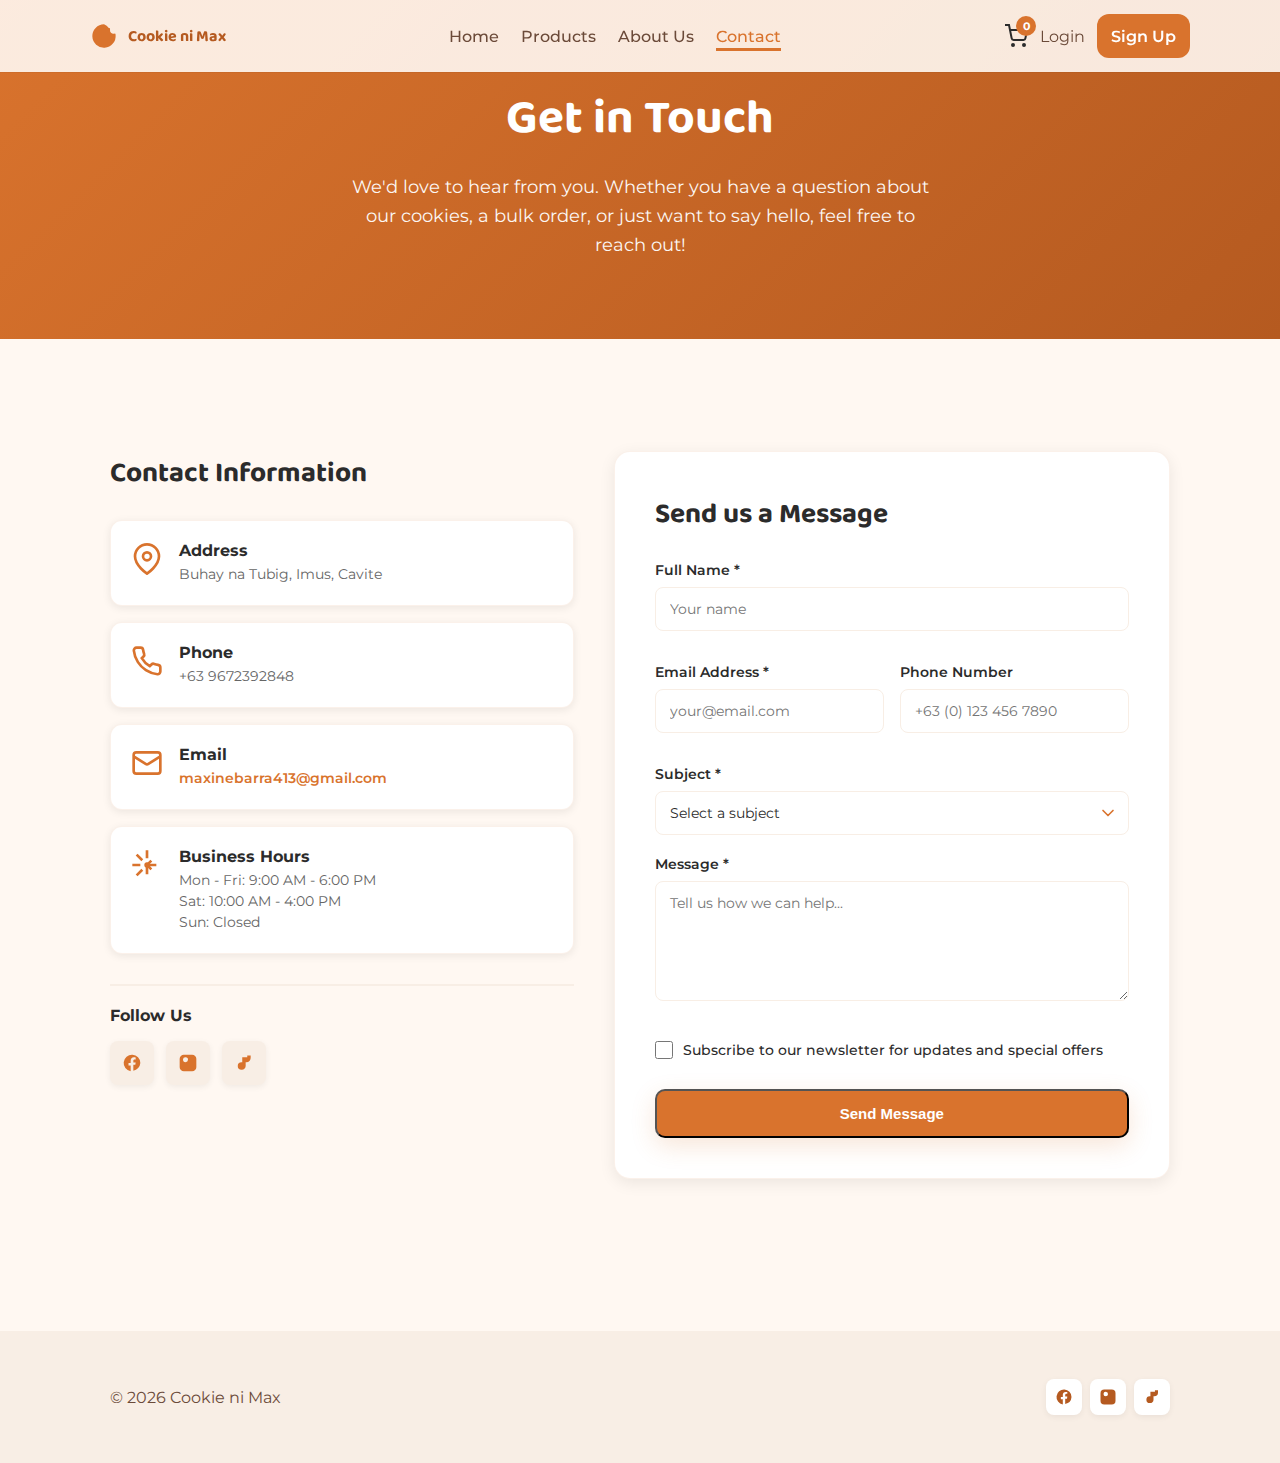
<file: contact.html>
<!doctype html>
<html lang="en">
<head>
  <meta charset="utf-8" />
  <meta name="viewport" content="width=device-width,initial-scale=1" />
  <title>Contact Us — Cookie ni Max</title>
  <link rel="stylesheet" href="style.css" />

  <!-- Fonts -->
  <link rel="preconnect" href="https://fonts.googleapis.com">
  <link rel="preconnect" href="https://fonts.gstatic.com" crossorigin>
  <link href="https://fonts.googleapis.com/css2?family=Baloo+2:wght@500;700;800&family=Montserrat:wght@300;500;700&display=swap" rel="stylesheet">
</head>
<body>
  <header class="site-header">
    <div class="container header-inner">
      <a class="brand" href="index.html" aria-label="Cookie Store home">
        <svg width="28" height="28" viewBox="0 0 24 24" fill="none" aria-hidden="true"><path d="M12 2a10 10 0 1 0 9.95 9.05 1 1 0 0 0-1.23-1.05 3 3 0 0 1-3.55-3.55 1 1 0 0 0-1.05-1.23A10 10 0 0 0 12 2z" fill="#D9732D"/></svg>
        <span>Cookie ni Max</span>
      </a>

      <nav class="main-nav" role="navigation" aria-label="Main">
        <ul id="mainNav" class="nav-list">
          <li><a href="index.html#home">Home</a></li>
          <li><a href="products.html">Products</a></li>
          <li><a href="about.html">About Us</a></li>
          <li><a href="contact.html" class="active">Contact</a></li>
        </ul>
      </nav>

      <div class="auth">
        <a href="cart.html" class="cart-icon" aria-label="Shopping cart">
          <svg width="24" height="24" viewBox="0 0 24 24" fill="none" stroke="currentColor" stroke-width="2" aria-hidden="true"><circle cx="9" cy="21" r="1"></circle><circle cx="20" cy="21" r="1"></circle><path d="M1 1h4l2.68 13.39a2 2 0 0 0 2 1.61h9.72a2 2 0 0 0 2-1.61L23 6H6"></path></svg>
          <span class="cart-count" id="cartCount">0</span>
        </a>
        <div id="authButtons" class="auth-buttons">
          <a href="#" id="loginBtn" class="login">Login</a>
          <a href="#" id="signupBtn" class="btn signup">Sign Up</a>
        </div>
        <div id="userProfile" class="user-profile" style="display: none;">
          <button id="userMenuBtn" class="user-menu-btn">
            <svg width="24" height="24" viewBox="0 0 24 24" fill="none" stroke="currentColor" stroke-width="2" aria-hidden="true"><path d="M20 21v-2a4 4 0 0 0-4-4H8a4 4 0 0 0-4 4v2"></path><circle cx="12" cy="7" r="4"></circle></svg>
            <span id="userNameDisplay">User</span>
          </button>
          <div id="userDropdown" class="user-dropdown" style="display: none;">
            <!-- Removed My Orders link -->
            <button id="logoutBtn" class="dropdown-item logout-btn">Logout</button>
          </div>
        </div>
        <button id="menuToggle" aria-expanded="false" aria-controls="mainNav" class="menu-toggle">☰</button>
      </div>
    </div>
  </header>

  <main>
    <!-- Hero Section -->
    <section class="contact-hero">
      <div class="container">
        <h1>Get in Touch</h1>
        <p>We'd love to hear from you. Whether you have a question about our cookies, a bulk order, or just want to say hello, feel free to reach out!</p>
      </div>
    </section>

    <!-- Contact Information & Form -->
    <section class="section">
      <div class="container">
        <div class="contact-wrapper">
          <!-- Contact Information -->
          <aside class="contact-info">
            <h2>Contact Information</h2>
            
            <div class="info-card">
              <svg width="24" height="24" viewBox="0 0 24 24" fill="none" stroke="currentColor" stroke-width="2" aria-hidden="true"><path d="M21 10c0 7-9 13-9 13s-9-6-9-13a9 9 0 0 1 18 0z"></path><circle cx="12" cy="10" r="3"></circle></svg>
              <div>
                <h3>Address</h3>
                <p>Buhay na Tubig, Imus, Cavite</p>
              </div>
            </div>

            <div class="info-card">
              <svg width="24" height="24" viewBox="0 0 24 24" fill="none" stroke="currentColor" stroke-width="2" aria-hidden="true"><path d="M22 16.92v3a2 2 0 0 1-2.18 2 19.79 19.79 0 0 1-8.63-3.07 19.5 19.5 0 0 1-6-6 19.79 19.79 0 0 1-3.07-8.67A2 2 0 0 1 4.11 2h3a2 2 0 0 1 2 1.72 12.84 12.84 0 0 0 .7 2.81 2 2 0 0 1-.45 2.11L8.09 9.91a16 16 0 0 0 6 6l1.27-1.27a2 2 0 0 1 2.11-.45 12.84 12.84 0 0 0 2.81.7A2 2 0 0 1 22 16.92z"></path></svg>
              <div>
                <h3>Phone</h3>
                <p>+63 9672392848
</p>
              </div>
            </div>

            <div class="info-card">
              <svg width="24" height="24" viewBox="0 0 24 24" fill="none" stroke="currentColor" stroke-width="2" aria-hidden="true"><rect x="2" y="4" width="20" height="16" rx="2"></rect><path d="m22 7-8.97 5.7a1.94 1.94 0 0 1-2.06 0L2 7"></path></svg>
              <div>
                <h3>Email</h3>
                <p><a href="mailto:hello@cookiemax.ph">maxinebarra413@gmail.com
</a></p>
              </div>
            </div>

            <div class="info-card">
              <svg width="24" height="24" viewBox="0 0 24 24" fill="none" stroke="currentColor" stroke-width="2" aria-hidden="true"><circle cx="12" cy="12" r="1"></circle><path d="M12 1v6m0 6v6"></path><path d="M4.22 4.22l4.24 4.24m2.54 2.54l4.24 4.24M1 12h6m6 0h6"></path><path d="M4.22 19.78l4.24-4.24m2.54-2.54l4.24-4.24"></path></svg>
              <div>
                <h3>Business Hours</h3>
                <p>Mon - Fri: 9:00 AM - 6:00 PM<br>Sat: 10:00 AM - 4:00 PM<br>Sun: Closed</p>
              </div>
            </div>

            <div class="social-section">
              <h3>Follow Us</h3>
              <div class="social-links" aria-label="Follow us">
                <a href="https://www.facebook.com/venchuie" target="_blank" rel="noopener noreferrer" aria-label="Facebook">
                  <svg viewBox="0 0 24 24" xmlns="http://www.w3.org/2000/svg" aria-hidden="true"><path d="M22 12a10 10 0 1 0-11.6 9.9v-7h-2.6v-2.9h2.6V9.3c0-2.6 1.5-4.1 3.8-4.1 1.1 0 2.2.2 2.2.2v2.4h-1.2c-1.2 0-1.6.8-1.6 1.6v1.9h2.8l-.4 2.9h-2.4v7A10 10 0 0022 12z" fill="currentColor"/></svg>
                </a>
                <a href="https://www.instagram.com/luv.mxne/" target="_blank" rel="noopener noreferrer" aria-label="Instagram">
                  <svg viewBox="0 0 24 24" xmlns="http://www.w3.org/2000/svg" aria-hidden="true"><path d="M7 2h10a5 5 0 015 5v10a5 5 0 01-5 5H7a5 5 0 01-5-5V7a5 5 0 015-5zm5 6.2A3 3 0 109 11a3 3 0 003-2.8zM17.5 6.2a.9.9 0 11-.001 1.8.9.9 0 01.001-1.8z" fill="currentColor"/></svg>
                </a>
                <a href="https://www.tiktok.com/@maksulaluh" target="_blank" rel="noopener noreferrer" aria-label="TikTok">
                  <svg viewBox="0 0 24 24" xmlns="http://www.w3.org/2000/svg" aria-hidden="true"><path d="M17 3h3v3a5 5 0 01-5 5h-1v4.5A4.5 4.5 0 019 20a4.5 4.5 0 010-9c.3 0 .6 0 .9.1V5h6V3z" fill="currentColor"/></svg>
                </a>
              </div>
            </div>
          </aside>

          <!-- Contact Form -->
          <div class="contact-form-section">
            <h2>Send us a Message</h2>
            <form id="contactForm" class="contact-form">
              <div class="form-group">
                <label for="name">Full Name *</label>
                <input id="name" type="text" name="name" required placeholder="Your name">
              </div>

              <div class="form-row">
                <div class="form-group">
                  <label for="email">Email Address *</label>
                  <input id="email" type="email" name="email" required placeholder="your@email.com">
                </div>
                <div class="form-group">
                  <label for="phone">Phone Number</label>
                  <input id="phone" type="tel" name="phone" placeholder="+63 (0) 123 456 7890">
                </div>
              </div>

              <div class="form-group">
                <label for="subject">Subject *</label>
                <select id="subject" name="subject" required>
                  <option value="">Select a subject</option>
                  <option value="general">General Inquiry</option>
                  <option value="bulk-order">Bulk Order</option>
                  <option value="custom">Custom Cookie Order</option>
                  <option value="feedback">Feedback</option>
                  <option value="partnership">Partnership Opportunity</option>
                  <option value="other">Other</option>
                </select>
              </div>

              <div class="form-group">
                <label for="message">Message *</label>
                <textarea id="message" name="message" required placeholder="Tell us how we can help..." rows="5"></textarea>
              </div>

              <div class="form-group checkbox">
                <label>
                  <input type="checkbox" name="newsletter" id="newsletter">
                  <span>Subscribe to our newsletter for updates and special offers</span>
                </label>
              </div>

              <button type="submit" class="btn primary full-width">Send Message</button>
            </form>
          </div>
        </div>
      </div>
    </section>
  </main>

  <footer>
    <div class="container footer-inner">
      <p>&copy; 2026 Cookie ni Max</p>
      <div class="social-links" aria-label="Follow us">
        <a href="https://www.facebook.com/venchuie" target="_blank" rel="noopener noreferrer" aria-label="Facebook">
          <svg viewBox="0 0 24 24" xmlns="http://www.w3.org/2000/svg" aria-hidden="true"><path d="M22 12a10 10 0 1 0-11.6 9.9v-7h-2.6v-2.9h2.6V9.3c0-2.6 1.5-4.1 3.8-4.1 1.1 0 2.2.2 2.2.2v2.4h-1.2c-1.2 0-1.6.8-1.6 1.6v1.9h2.8l-.4 2.9h-2.4v7A10 10 0 0022 12z" fill="currentColor"/></svg>
        </a>
        <a href="https://www.instagram.com/luv.mxne/" target="_blank" rel="noopener noreferrer" aria-label="Instagram">
          <svg viewBox="0 0 24 24" xmlns="http://www.w3.org/2000/svg" aria-hidden="true"><path d="M7 2h10a5 5 0 015 5v10a5 5 0 01-5 5H7a5 5 0 01-5-5V7a5 5 0 015-5zm5 6.2A3 3 0 109 11a3 3 0 003-2.8zM17.5 6.2a.9.9 0 11-.001 1.8.9.9 0 01.001-1.8z" fill="currentColor"/></svg>
        </a>
        <a href="https://www.tiktok.com/@maksulaluh" target="_blank" rel="noopener noreferrer" aria-label="TikTok">
          <svg viewBox="0 0 24 24" xmlns="http://www.w3.org/2000/svg" aria-hidden="true"><path d="M17 3h3v3a5 5 0 01-5 5h-1v4.5A4.5 4.5 0 019 20a4.5 4.5 0 010-9c.3 0 .6 0 .9.1V5h6V3z" fill="currentColor"/></svg>
        </a>
      </div>
    </div>
  </footer>

  <!-- Login Modal -->
  <div id="loginModal" class="modal">
    <div class="modal-content">
      <span class="close">&times;</span>
      <h2>Login</h2>
      <form id="loginForm">
        <div>
          <label for="loginEmail">Email</label><br>
          <input id="loginEmail" type="email" required>
        </div>
        <div>
          <label for="loginPassword">Password</label><br>
          <input id="loginPassword" type="password" required>
        </div>
        <button type="submit" class="btn primary">Login</button>
        <p>Don't have an account? <a href="#" class="switch-form" data-form="signup">Sign Up</a></p>
      </form>
    </div>
  </div>

  <!-- Signup Modal -->
  <div id="signupModal" class="modal">
    <div class="modal-content">
      <span class="close">&times;</span>
      <h2>Sign Up</h2>
      <form id="signupForm">
        <div>
          <label for="signupName">Name</label><br>
          <input id="signupName" type="text" required>
        </div>
        <div>
          <label for="signupEmail">Email</label><br>
          <input id="signupEmail" type="email" required>
        </div>
        <div>
          <label for="signupPassword">Password</label><br>
          <input id="signupPassword" type="password" required>
        </div>
        <button type="submit" class="btn primary">Sign Up</button>
        <p>Already have an account? <a href="#" class="switch-form" data-form="login">Login</a></p>
      </form>
    </div>
  </div>

  <script>
    // Menu toggle
    // Menu toggle (mobile hamburger)
    const menuBtn = document.getElementById('menuToggle');
    const nav = document.getElementById('mainNav');
    const siteHeader = document.querySelector('.site-header');
    if (menuBtn && nav && siteHeader) {
      menuBtn.addEventListener('click', () => {
        const isOpen = siteHeader.classList.toggle('nav-open');
        menuBtn.setAttribute('aria-expanded', String(isOpen));
      });
      nav.querySelectorAll('a').forEach(link => {
        link.addEventListener('click', () => {
          siteHeader.classList.remove('nav-open');
          menuBtn.setAttribute('aria-expanded', 'false');
        });
      });
      document.addEventListener('click', (e) => {
        if (siteHeader.classList.contains('nav-open') && !siteHeader.contains(e.target)) {
          siteHeader.classList.remove('nav-open');
          menuBtn.setAttribute('aria-expanded', 'false');
        }
      });
    }

    // Modal functionality
    const loginBtn = document.getElementById('loginBtn');
    const signupBtn = document.getElementById('signupBtn');
    const loginModal = document.getElementById('loginModal');
    const signupModal = document.getElementById('signupModal');
    const loginForm = document.getElementById('loginForm');
    const signupForm = document.getElementById('signupForm');
    const closeButtons = document.querySelectorAll('.close');
    const switchForms = document.querySelectorAll('.switch-form');

    loginBtn.addEventListener('click', (e) => {
      e.preventDefault();
      loginModal.style.display = 'block';
    });

    signupBtn.addEventListener('click', (e) => {
      e.preventDefault();
      signupModal.style.display = 'block';
    });

    closeButtons.forEach(btn => {
      btn.addEventListener('click', (e) => {
        e.target.parentElement.parentElement.style.display = 'none';
      });
    });

    switchForms.forEach(link => {
      link.addEventListener('click', (e) => {
        e.preventDefault();
        const form = e.target.dataset.form;
        loginModal.style.display = form === 'login' ? 'block' : 'none';
        signupModal.style.display = form === 'signup' ? 'block' : 'none';
      });
    });

    window.addEventListener('click', (e) => {
      if (e.target === loginModal) loginModal.style.display = 'none';
      if (e.target === signupModal) signupModal.style.display = 'none';
    });

    loginForm.addEventListener('submit', (e) => {
      e.preventDefault();
      const email = document.getElementById('loginEmail').value;
      localStorage.setItem('user', email);
      updateAuthUI();
      alert('Login successful!');
      loginModal.style.display = 'none';
      loginForm.reset();
    });

    signupForm.addEventListener('submit', (e) => {
      e.preventDefault();
      const name = document.getElementById('signupName').value;
      const email = document.getElementById('signupEmail').value;
      localStorage.setItem('user', email);
      localStorage.setItem('userName', name);
      updateAuthUI();
      alert('Account created successfully!');
      signupModal.style.display = 'none';
      signupForm.reset();
    });

    // Update Auth UI
    function updateAuthUI() {
      const user = localStorage.getItem('user');
      const authButtons = document.getElementById('authButtons');
      const userProfile = document.getElementById('userProfile');
      const userNameDisplay = document.getElementById('userNameDisplay');
      const userName = localStorage.getItem('userName') || 'User';
      
      if (user) {
        authButtons.style.display = 'none';
        userProfile.style.display = 'flex';
        const firstName = userName.split(' ')[0];
        userNameDisplay.textContent = firstName;
      } else {
        authButtons.style.display = 'flex';
        userProfile.style.display = 'none';
      }
    }

    // User dropdown toggle
    const userMenuBtn = document.getElementById('userMenuBtn');
    const userDropdown = document.getElementById('userDropdown');
    const logoutBtn = document.getElementById('logoutBtn');

    if (userMenuBtn) {
      userMenuBtn.addEventListener('click', (e) => {
        e.preventDefault();
        userDropdown.style.display = userDropdown.style.display === 'none' ? 'flex' : 'none';
      });
    }

    if (logoutBtn) {
      logoutBtn.addEventListener('click', (e) => {
        e.preventDefault();
        localStorage.removeItem('user');
        localStorage.removeItem('userName');
        updateAuthUI();
        userDropdown.style.display = 'none';
        alert('Logged out successfully!');
      });
    }

    // Close dropdown when clicking outside
    document.addEventListener('click', (e) => {
      if (userProfile && !userProfile.contains(e.target)) {
        userDropdown.style.display = 'none';
      }
    });

    // Contact Form Handler
    const contactForm = document.getElementById('contactForm');
    contactForm.addEventListener('submit', (e) => {
      e.preventDefault();
      
      const formData = {
        name: document.getElementById('name').value,
        email: document.getElementById('email').value,
        phone: document.getElementById('phone').value,
        subject: document.getElementById('subject').value,
        message: document.getElementById('message').value,
        newsletter: document.getElementById('newsletter').checked,
        date: new Date().toLocaleString()
      };

      // Save to localStorage
      let messages = JSON.parse(localStorage.getItem('contactMessages')) || [];
      messages.push(formData);
      localStorage.setItem('contactMessages', JSON.stringify(messages));

      alert(`Thank you for reaching out, ${formData.name}!\n\nWe've received your message and will get back to you shortly at ${formData.email}\n\nBest regards,\nCookie ni Max Team`);
      
      contactForm.reset();
    });

    // Update cart count
    function updateCartCount() {
      const cart = JSON.parse(localStorage.getItem('cart')) || [];
      const count = cart.reduce((sum, item) => sum + item.qty, 0);
      document.getElementById('cartCount').textContent = count;
    }
    updateCartCount();
    window.addEventListener('storage', updateCartCount);

    // Initialize auth UI on page load
    updateAuthUI();
  </script>
</body>
</html>
</file>
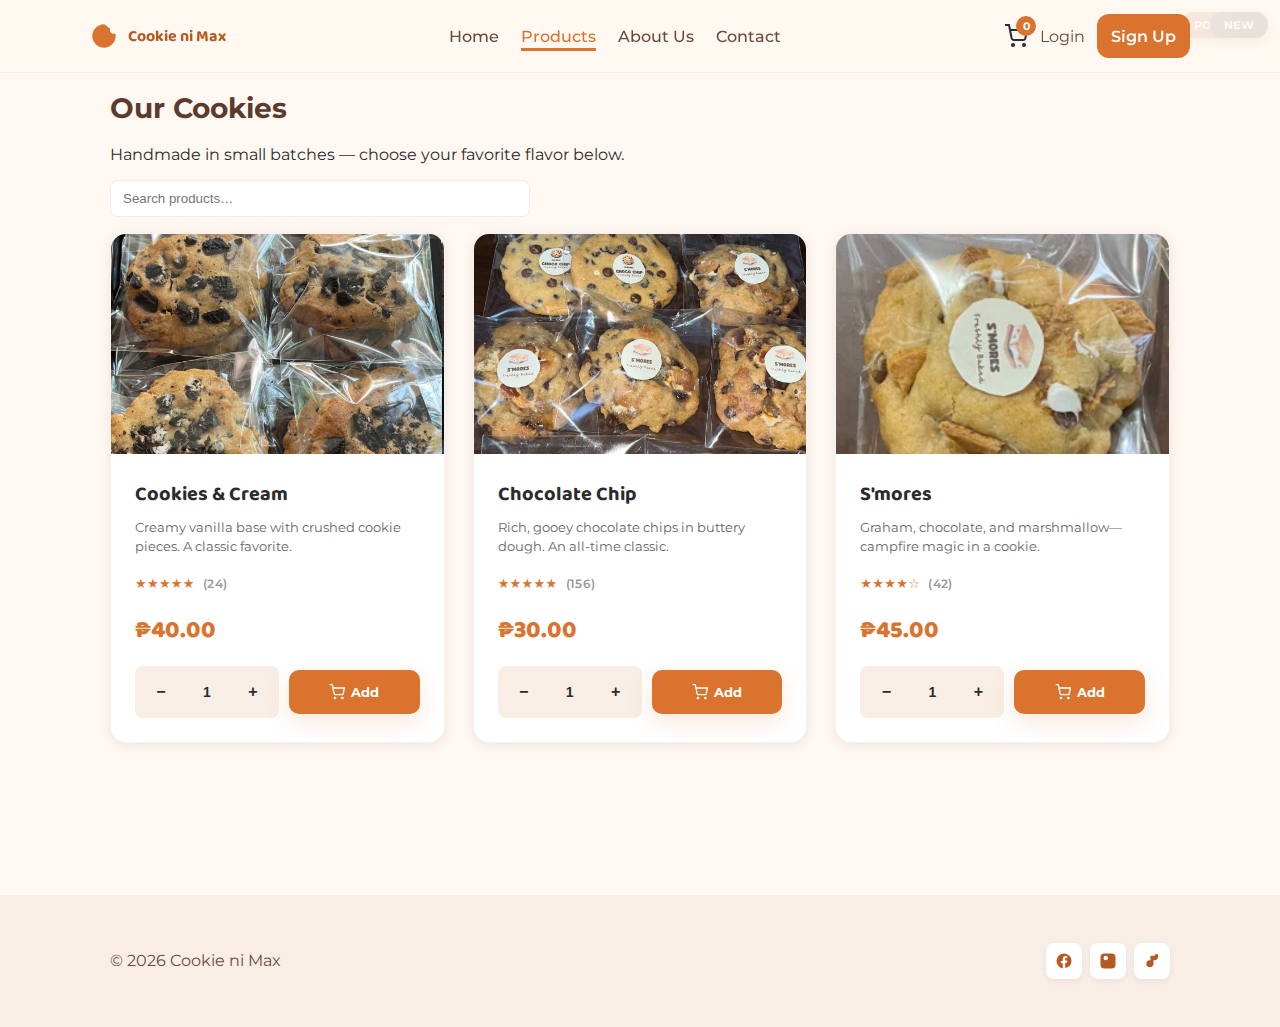
<file: products.html>
<!doctype html>
<html lang="en">
<head>
  <meta charset="utf-8" />
  <meta name="viewport" content="width=device-width,initial-scale=1" />
  <title>Our Cookies — Cookie ni Max</title>
  <link rel="stylesheet" href="style.css" />

  <!-- Fonts -->
  <link rel="preconnect" href="https://fonts.googleapis.com">
  <link rel="preconnect" href="https://fonts.gstatic.com" crossorigin>
  <link href="https://fonts.googleapis.com/css2?family=Baloo+2:wght@500;700;800&family=Montserrat:wght@300;500;700&display=swap" rel="stylesheet">
</head>
<body>
  <header class="site-header">
    <div class="container header-inner">
      <a class="brand" href="index.html" aria-label="Cookie Store home">
        <svg width="28" height="28" viewBox="0 0 24 24" fill="none" aria-hidden="true"><path d="M12 2a10 10 0 1 0 9.95 9.05 1 1 0 0 0-1.23-1.05 3 3 0 0 1-3.55-3.55 1 1 0 0 0-1.05-1.23A10 10 0 0 0 12 2z" fill="#D9732D"/></svg>
        <span>Cookie ni Max</span>
      </a>

      <nav class="main-nav" role="navigation" aria-label="Main">
        <ul id="mainNav" class="nav-list">
          <li><a href="index.html#home">Home</a></li>
          <li><a href="products.html" class="active">Products</a></li>
          <li><a href="about.html">About Us</a></li>
          <li><a href="contact.html">Contact</a></li>
        </ul>
      </nav>

      <div class="auth">
        <a href="cart.html" class="cart-icon" aria-label="Shopping cart">
          <svg width="24" height="24" viewBox="0 0 24 24" fill="none" stroke="currentColor" stroke-width="2" aria-hidden="true"><circle cx="9" cy="21" r="1"></circle><circle cx="20" cy="21" r="1"></circle><path d="M1 1h4l2.68 13.39a2 2 0 0 0 2 1.61h9.72a2 2 0 0 0 2-1.61L23 6H6"></path></svg>
          <span class="cart-count" id="cartCount">0</span>
        </a>
        <div id="authButtons" class="auth-buttons">
          <a href="#" id="loginBtn" class="login">Login</a>
          <a href="#" id="signupBtn" class="btn signup">Sign Up</a>
        </div>
        <div id="userProfile" class="user-profile" style="display: none;">
          <button id="userMenuBtn" class="user-menu-btn">
            <svg width="24" height="24" viewBox="0 0 24 24" fill="none" stroke="currentColor" stroke-width="2" aria-hidden="true"><path d="M20 21v-2a4 4 0 0 0-4-4H8a4 4 0 0 0-4 4v2"></path><circle cx="12" cy="7" r="4"></circle></svg>
            <span id="userNameDisplay">User</span>
          </button>
          <div id="userDropdown" class="user-dropdown" style="display: none;">
            <!-- Removed My Orders link -->
            <button id="logoutBtn" class="dropdown-item logout-btn">Logout</button>
          </div>
        </div>
        <button id="menuToggle" aria-expanded="false" aria-controls="mainNav" class="menu-toggle">☰</button>
      </div>
    </div>
  </header>

  <main>
    <section class="section">
      <div class="container">
        <h1 class="section-title">Our Cookies</h1>
        <p>Handmade in small batches — choose your favorite flavor below.</p>

        <div class="search">
          <label for="productSearch" class="visually-hidden">Search products</label>
          <input id="productSearch" type="search" placeholder="Search products…" aria-label="Search products" />
        </div>

        <div class="grid products-grid" aria-live="polite">
          <p id="noResults" class="no-results" hidden>No products found.</p>

          <article class="card" id="cookies-and-cream">
            <div class="card-badge-wrapper">
              <span class="badge-premium">Premium</span>
            </div>
            <div class="card-image">
              <img src="cookies/CookiesandCream.png" alt="Cookies and Cream cookie" class="product-img">
            </div>
            <div class="card-body">
              <h3>Cookies &amp; Cream</h3>
              <p class="description">Creamy vanilla base with crushed cookie pieces. A classic favorite.</p>
              <div class="rating">★★★★★ <span class="review-count">(24)</span></div>
              <p class="price">₱40.00</p>
              <div class="card-footer">
                <div class="quantity-selector">
                  <button class="qty-btn" data-product="cookies-and-cream" data-change="-1">−</button>
                  <input type="number" class="qty-input" value="1" min="1" data-product="cookies-and-cream">
                  <button class="qty-btn" data-product="cookies-and-cream" data-change="1">+</button>
                </div>
                <a class="btn primary add-to-cart" href="#" data-product="cookies-and-cream">
                  <svg width="16" height="16" viewBox="0 0 24 24" fill="none" stroke="currentColor" stroke-width="2"><circle cx="9" cy="21" r="1"></circle><circle cx="20" cy="21" r="1"></circle><path d="M1 1h4l2.68 13.39a2 2 0 0 0 2 1.61h9.72a2 2 0 0 0 2-1.61L23 6H6"></path></svg>
                  Add
                </a>
              </div>
            </div>
          </article>

          <article class="card" id="choco">
            <div class="card-badge-wrapper">
              <span class="badge-popular">Popular</span>
            </div>
            <div class="card-image">
              <img src="cookies/choco-chip.jpg" alt="Chocolate Chip cookie" class="product-img">
            </div>
            <div class="card-body">
              <h3>Chocolate Chip</h3>
              <p class="description">Rich, gooey chocolate chips in buttery dough. An all-time classic.</p>
              <div class="rating">★★★★★ <span class="review-count">(156)</span></div>
              <p class="price">₱30.00</p>
              <div class="card-footer">
                <div class="quantity-selector">
                  <button class="qty-btn" data-product="choco" data-change="-1">−</button>
                  <input type="number" class="qty-input" value="1" min="1" data-product="choco">
                  <button class="qty-btn" data-product="choco" data-change="1">+</button>
                </div>
                <a class="btn primary add-to-cart" href="#" data-product="choco">
                  <svg width="16" height="16" viewBox="0 0 24 24" fill="none" stroke="currentColor" stroke-width="2"><circle cx="9" cy="21" r="1"></circle><circle cx="20" cy="21" r="1"></circle><path d="M1 1h4l2.68 13.39a2 2 0 0 0 2 1.61h9.72a2 2 0 0 0 2-1.61L23 6H6"></path></svg>
                  Add
                </a>
              </div>
            </div>
          </article>

          <article class="card" id="smores">
            <div class="card-badge-wrapper">
              <span class="badge-new">New</span>
            </div>
            <div class="card-image">
              <img src="cookies/smores.jpg" alt="Smores cookie" class="product-img">
            </div>
            <div class="card-body">
              <h3>S'mores</h3>
              <p class="description">Graham, chocolate, and marshmallow—campfire magic in a cookie.</p>
              <div class="rating">★★★★☆ <span class="review-count">(42)</span></div>
              <p class="price">₱45.00</p>
              <div class="card-footer">
                <div class="quantity-selector">
                  <button class="qty-btn" data-product="smores" data-change="-1">−</button>
                  <input type="number" class="qty-input" value="1" min="1" data-product="smores">
                  <button class="qty-btn" data-product="smores" data-change="1">+</button>
                </div>
                <a class="btn primary add-to-cart" href="#" data-product="smores">
                  <svg width="16" height="16" viewBox="0 0 24 24" fill="none" stroke="currentColor" stroke-width="2"><circle cx="9" cy="21" r="1"></circle><circle cx="20" cy="21" r="1"></circle><path d="M1 1h4l2.68 13.39a2 2 0 0 0 2 1.61h9.72a2 2 0 0 0 2-1.61L23 6H6"></path></svg>
                  Add
                </a>
              </div>
            </div>
          </article>
        </div>
      </div>
    </section>
  </main>

  <footer>
    <div class="container footer-inner">
      <p>&copy; 2026 Cookie ni Max</p>
      <div class="social-links" aria-label="Follow us">
        <a href="https://www.facebook.com/venchuie" target="_blank" rel="noopener noreferrer" aria-label="Facebook">
          <svg viewBox="0 0 24 24" xmlns="http://www.w3.org/2000/svg" aria-hidden="true"><path d="M22 12a10 10 0 1 0-11.6 9.9v-7h-2.6v-2.9h2.6V9.3c0-2.6 1.5-4.1 3.8-4.1 1.1 0 2.2.2 2.2.2v2.4h-1.2c-1.2 0-1.6.8-1.6 1.6v1.9h2.8l-.4 2.9h-2.4v7A10 10 0 0022 12z" fill="currentColor"/></svg>
        </a>
        <a href="https://www.instagram.com/luv.mxne/" target="_blank" rel="noopener noreferrer" aria-label="Instagram">
          <svg viewBox="0 0 24 24" xmlns="http://www.w3.org/2000/svg" aria-hidden="true"><path d="M7 2h10a5 5 0 015 5v10a5 5 0 01-5 5H7a5 5 0 01-5-5V7a5 5 0 015-5zm5 6.2A3 3 0 109 11a3 3 0 003-2.8zM17.5 6.2a.9.9 0 11-.001 1.8.9.9 0 01.001-1.8z" fill="currentColor"/></svg>
        </a>
        <a href="https://www.tiktok.com/@maksulaluh" target="_blank" rel="noopener noreferrer" aria-label="TikTok">
          <svg viewBox="0 0 24 24" xmlns="http://www.w3.org/2000/svg" aria-hidden="true"><path d="M17 3h3v3a5 5 0 01-5 5h-1v4.5A4.5 4.5 0 019 20a4.5 4.5 0 010-9c.3 0 .6 0 .9.1V5h6V3z" fill="currentColor"/></svg>
        </a>
      </div>
    </div>
  </footer>

  <!-- Login Modal -->
  <div id="loginModal" class="modal">
    <div class="modal-content">
      <span class="close">&times;</span>
      <h2>Login</h2>
      <form id="loginForm">
        <div>
          <label for="loginEmail">Email</label><br>
          <input id="loginEmail" type="email" required>
        </div>
        <div>
          <label for="loginPassword">Password</label><br>
          <input id="loginPassword" type="password" required>
        </div>
        <button type="submit" class="btn primary">Login</button>
        <p>Don't have an account? <a href="#" class="switch-form" data-form="signup">Sign Up</a></p>
      </form>
    </div>
  </div>

  <!-- Signup Modal -->
  <div id="signupModal" class="modal">
    <div class="modal-content">
      <span class="close">&times;</span>
      <h2>Sign Up</h2>
      <form id="signupForm">
        <div>
          <label for="signupName">Name</label><br>
          <input id="signupName" type="text" required>
        </div>
        <div>
          <label for="signupEmail">Email</label><br>
          <input id="signupEmail" type="email" required>
        </div>
        <div>
          <label for="signupPassword">Password</label><br>
          <input id="signupPassword" type="password" required>
        </div>
        <button type="submit" class="btn primary">Sign Up</button>
        <p>Already have an account? <a href="#" class="switch-form" data-form="login">Login</a></p>
      </form>
    </div>
  </div>

  <script>
    // Menu toggle (mobile hamburger)
    const menuBtn = document.getElementById('menuToggle');
    const nav = document.getElementById('mainNav');
    const siteHeader = document.querySelector('.site-header');
    if (menuBtn && nav && siteHeader) {
      menuBtn.addEventListener('click', () => {
        const isOpen = siteHeader.classList.toggle('nav-open');
        menuBtn.setAttribute('aria-expanded', String(isOpen));
      });
      nav.querySelectorAll('a').forEach(link => {
        link.addEventListener('click', () => {
          siteHeader.classList.remove('nav-open');
          menuBtn.setAttribute('aria-expanded', 'false');
        });
      });
      document.addEventListener('click', (e) => {
        if (siteHeader.classList.contains('nav-open') && !siteHeader.contains(e.target)) {
          siteHeader.classList.remove('nav-open');
          menuBtn.setAttribute('aria-expanded', 'false');
        }
      });
    }

    // Modal functionality
    const loginBtn = document.getElementById('loginBtn');
    const signupBtn = document.getElementById('signupBtn');
    const loginModal = document.getElementById('loginModal');
    const signupModal = document.getElementById('signupModal');
    const loginForm = document.getElementById('loginForm');
    const signupForm = document.getElementById('signupForm');
    const closeButtons = document.querySelectorAll('.close');
    const switchForms = document.querySelectorAll('.switch-form');

    // Open modals
    loginBtn.addEventListener('click', (e) => {
      e.preventDefault();
      loginModal.style.display = 'block';
    });

    signupBtn.addEventListener('click', (e) => {
      e.preventDefault();
      signupModal.style.display = 'block';
    });

    // Close modals
    closeButtons.forEach(btn => {
      btn.addEventListener('click', (e) => {
        e.target.parentElement.parentElement.style.display = 'none';
      });
    });

    // Switch between login and signup
    switchForms.forEach(link => {
      link.addEventListener('click', (e) => {
        e.preventDefault();
        const form = e.target.dataset.form;
        loginModal.style.display = form === 'login' ? 'block' : 'none';
        signupModal.style.display = form === 'signup' ? 'block' : 'none';
      });
    });

    // Close modal when clicking outside
    window.addEventListener('click', (e) => {
      if (e.target === loginModal) loginModal.style.display = 'none';
      if (e.target === signupModal) signupModal.style.display = 'none';
    });

    // Handle login
    loginForm.addEventListener('submit', (e) => {
      e.preventDefault();
      const email = document.getElementById('loginEmail').value;
      localStorage.setItem('user', email);
      alert('Login successful!');
      loginModal.style.display = 'none';
      loginForm.reset();
      updateAuthUI();
    });

    // Handle signup
    signupForm.addEventListener('submit', (e) => {
      e.preventDefault();
      const name = document.getElementById('signupName').value;
      const email = document.getElementById('signupEmail').value;
      localStorage.setItem('user', email);
      localStorage.setItem('userName', name);
      alert('Account created successfully!');
      signupModal.style.display = 'none';
      signupForm.reset();
      updateAuthUI();
    });

    // Quantity selector functionality (use currentTarget to be robust)
    document.querySelectorAll('.qty-btn').forEach(button => {
      button.addEventListener('click', (e) => {
        e.preventDefault();
        const el = e.currentTarget;
        const product = el.dataset.product;
        const change = parseInt(el.dataset.change);
        const input = document.querySelector(`input[data-product="${product}"]`);
        const newValue = Math.max(1, parseInt(input.value) + change || 1);
        input.value = newValue;
      });
    });

    // Allow manual edits on quantity inputs
    document.querySelectorAll('.qty-input').forEach(input => {
      input.addEventListener('change', (e) => {
        const val = Math.max(1, parseInt(e.target.value) || 1);
        e.target.value = val;
      });
    });

    // Add to cart functionality (robust to clicking inner elements)
    document.querySelectorAll('.add-to-cart').forEach(btn => {
      btn.addEventListener('click', (e) => {
        e.preventDefault();
        const el = e.currentTarget;
        const product = el.dataset.product;
        const qty = parseInt(document.querySelector(`input[data-product="${product}"]`).value) || 1;
        const card = el.closest('.card');
        const title = card.querySelector('h3').textContent;
        const price = parseFloat(card.querySelector('.price').textContent.replace('₱', ''));
        const image = card.querySelector('.product-img').src;

        // Get existing cart or create new one
        let cart = JSON.parse(localStorage.getItem('cart')) || [];
        
        // Check if product already in cart
        const existingItem = cart.find(item => item.id === product);
        if (existingItem) {
          existingItem.qty += qty;
        } else {
          cart.push({ id: product, title, price, qty, image });
        }
        
        localStorage.setItem('cart', JSON.stringify(cart));
        updateCartCount();
        // Minimal feedback instead of alert on mobile: use alert for now
        alert(`Added ${qty} ${title}(s) to cart! \n\nTotal items: ${cart.reduce((sum, item) => sum + item.qty, 0)}`);
        const qtyInput = document.querySelector(`input[data-product="${product}"]`);
        if (qtyInput) qtyInput.value = 1;
      });
    });

    // Simple client-side product search
    (function () {
      const searchInput = document.getElementById('productSearch');
      const productsGrid = document.querySelector('.products-grid');
      const productCards = productsGrid ? Array.from(productsGrid.querySelectorAll('.card')) : [];
      const noResults = document.getElementById('noResults');

      function filterProducts() {
        const q = (searchInput.value || '').trim().toLowerCase();
        let visible = 0;
        productCards.forEach(card => {
          const title = (card.querySelector('h3')?.textContent || '').toLowerCase();
          const desc = (card.querySelector('.description')?.textContent || '').toLowerCase();
          const id = (card.id || '').toLowerCase();
          if (!q || title.includes(q) || desc.includes(q) || id.includes(q)) {
            card.style.display = '';
            visible++;
          } else {
            card.style.display = 'none';
          }
        });
        if (noResults) noResults.hidden = visible > 0;
      }

      if (searchInput) {
        searchInput.addEventListener('input', filterProducts);
        searchInput.addEventListener('keydown', (e) => {
          if (e.key === 'Escape') {
            searchInput.value = '';
            filterProducts();
          }
        });
      }
    })();

    // Update cart count
    function updateCartCount() {
      const cart = JSON.parse(localStorage.getItem('cart')) || [];
      const count = cart.reduce((sum, item) => sum + item.qty, 0);
      document.getElementById('cartCount').textContent = count;
    }
    updateCartCount();
    window.addEventListener('storage', updateCartCount);

    // Update Auth UI based on login status
    function updateAuthUI() {
      const user = localStorage.getItem('user');
      const userName = localStorage.getItem('userName') || 'User';
      const authButtons = document.getElementById('authButtons');
      const userProfile = document.getElementById('userProfile');

      if (user) {
        authButtons.style.display = 'none';
        userProfile.style.display = 'flex';
        document.getElementById('userNameDisplay').textContent = userName.split(' ')[0];
      } else {
        authButtons.style.display = 'flex';
        userProfile.style.display = 'none';
      }
    }

    // User menu dropdown
    const userMenuBtn = document.getElementById('userMenuBtn');
    const userDropdown = document.getElementById('userDropdown');
    const logoutBtn = document.getElementById('logoutBtn');

    userMenuBtn?.addEventListener('click', (e) => {
      e.preventDefault();
      userDropdown.style.display = userDropdown.style.display === 'none' ? 'block' : 'none';
    });

    window.addEventListener('click', (e) => {
      if (!e.target.closest('.user-profile')) {
        userDropdown.style.display = 'none';
      }
    });

    logoutBtn?.addEventListener('click', (e) => {
      e.preventDefault();
      localStorage.removeItem('user');
      localStorage.removeItem('userName');
      userDropdown.style.display = 'none';
      alert('You have been logged out!');
      updateAuthUI();
    });

    // Modal logic for login/signup
    document.addEventListener('DOMContentLoaded', function() {
      const loginBtn = document.getElementById('loginBtn');
      const signupBtn = document.getElementById('signupBtn');
      const loginModal = document.getElementById('loginModal');
      const signupModal = document.getElementById('signupModal');
      const loginForm = document.getElementById('loginForm');
      const signupForm = document.getElementById('signupForm');
      const closeButtons = document.querySelectorAll('.close');
      const switchForms = document.querySelectorAll('.switch-form');

      if (loginBtn && loginModal) {
        loginBtn.addEventListener('click', (e) => {
          e.preventDefault();
          loginModal.style.display = 'block';
        });
      }
      if (signupBtn && signupModal) {
        signupBtn.addEventListener('click', (e) => {
          e.preventDefault();
          signupModal.style.display = 'block';
        });
      }
      closeButtons.forEach(btn => {
        btn.addEventListener('click', (e) => {
          e.target.parentElement.parentElement.style.display = 'none';
        });
      });
      switchForms.forEach(link => {
        link.addEventListener('click', (e) => {
          e.preventDefault();
          const form = e.target.dataset.form;
          loginModal.style.display = form === 'login' ? 'block' : 'none';
          signupModal.style.display = form === 'signup' ? 'block' : 'none';
        });
      });
      window.addEventListener('click', (e) => {
        if (e.target === loginModal) loginModal.style.display = 'none';
        if (e.target === signupModal) signupModal.style.display = 'none';
      });
      if (loginForm) {
        loginForm.addEventListener('submit', (e) => {
          e.preventDefault();
          const email = document.getElementById('loginEmail').value;
          localStorage.setItem('user', email);
          alert('Login successful!');
          loginModal.style.display = 'none';
          loginForm.reset();
          updateAuthUI();
        });
      }
      if (signupForm) {
        signupForm.addEventListener('submit', (e) => {
          e.preventDefault();
          const name = document.getElementById('signupName').value;
          const email = document.getElementById('signupEmail').value;
          localStorage.setItem('user', email);
          localStorage.setItem('userName', name);
          alert('Account created successfully!');
          signupModal.style.display = 'none';
          signupForm.reset();
          updateAuthUI();
        });
      }
    });

    // Check login status on page load
    updateAuthUI();
  </script>
</body>
</html>
</file>
<file: style.css>
/* ==========================
   Theme variables
   Keep colors and reusable values here so you can tweak the theme easily.
   Change --accent to update call-to-action colors site-wide.
   ========================== */
:root{
  --bg:#fff8f2;
  --accent:#D9732D;
  --accent-dark:#b55a20;
  --muted:#f8eee5;
  --text:#2b2b2b;
}

/* --------------------------
   Reset & base styles
   These rules create a consistent starting point across browsers.
   -------------------------- */
* {
  box-sizing: border-box; /* makes sizing easier to reason about */
}

html, body {
  height: 100%;
}

body {
  margin: 0;
  font-family: 'Montserrat', system-ui, -apple-system, 'Segoe UI', Roboto, 'Helvetica Neue', Arial;
  background: var(--bg);
  color: var(--text);
}

/* --------------------------
   Layout helpers
   .container centers content and provides horizontal padding
   -------------------------- */
.container {
  max-width: 1100px;
  margin: 0 auto;
  padding: 0 20px;
}


/* --------------------------
   Site header / navigation
   The header stays fixed at the top and contains branding & navigation.
   -------------------------- */
.site-header {
  background: linear-gradient(0deg, rgba(255,248,242,0.9), rgba(255,248,242,0.9));
  position: fixed;
  width: 100%;
  top: 0;
  z-index: 50;
  box-shadow: 0 1px 0 rgba(0,0,0,0.04);
}

.header-inner {
  display: flex;
  gap: 24px;
  align-items: center;
  justify-content: space-between;
  padding: 14px 0;
}

/* Branding */
.brand {
  display: flex;
  gap: 10px;
  align-items: center;
  color: var(--accent-dark);
  font-weight: 700;
  text-decoration: none;
}

.brand span {
  font-family: 'Baloo 2', cursive;
}

/* Navigation styles */
.nav-list {
  display: flex;
  gap: 22px;
  list-style: none;
  padding: 0;
  margin: 0;
}

.nav-list a {
  text-decoration: none;
  color: #6b4a39;
  padding: 6px 0;
  font-weight: 500;
}

.nav-list a.active {
  color: var(--accent);
  border-bottom: 3px solid var(--accent);
  padding-bottom: 2px;
}

/* Auth / actions */
.auth {
  display: flex;
  gap: 12px;
  align-items: center;
}

.auth-buttons {
  display: flex;
  gap: 12px;
  align-items: center;
}

.cart-icon {
  position: relative;
  display: flex;
  align-items: center;
  color: var(--text);
  text-decoration: none;
  transition: color 0.3s ease;
}

.cart-icon:hover {
  color: var(--accent);
}

.cart-count {
  position: absolute;
  top: -8px;
  right: -8px;
  background: var(--accent);
  color: #fff;
  font-size: 11px;
  font-weight: 700;
  padding: 2px 6px;
  border-radius: 10px;
  min-width: 20px;
  text-align: center;
  display: flex;
  align-items: center;
  justify-content: center;
  height: 20px;
}

/* User Profile */
.user-profile {
  position: relative;
  display: flex;
  align-items: center;
}

.user-menu-btn {
  display: flex;
  align-items: center;
  gap: 8px;
  background: transparent;
  border: none;
  cursor: pointer;
  color: var(--text);
  font-size: 14px;
  font-weight: 600;
  padding: 6px 12px;
  border-radius: 8px;
  transition: all 0.3s ease;
}

.user-menu-btn:hover {
  background: var(--muted);
  color: var(--accent);
}

.user-menu-btn svg {
  width: 20px;
  height: 20px;
}

.user-dropdown {
  position: absolute;
  top: 100%;
  right: 0;
  background: #fff;
  border-radius: 8px;
  box-shadow: 0 4px 16px rgba(0,0,0,0.12);
  border: 1px solid var(--muted);
  min-width: 160px;
  margin-top: 8px;
  z-index: 100;
}

.dropdown-item {
  display: block;
  width: 100%;
  padding: 12px 16px;
  text-align: left;
  background: transparent;
  border: none;
  color: var(--text);
  text-decoration: none;
  font-size: 14px;
  cursor: pointer;
  transition: all 0.2s ease;
  font-family: inherit;
}

.dropdown-item:first-child {
  border-radius: 8px 8px 0 0;
}

.dropdown-item:last-child {
  border-radius: 0 0 8px 8px;
}

.dropdown-item:hover {
  background: var(--muted);
  color: var(--accent);
}

.logout-btn {
  color: #d9732d;
  border-top: 1px solid var(--muted);
}

.logout-btn:hover {
  background: #fee8dd;
}

.login {
  color: #6b4a39;
  text-decoration: none;
}

.btn {
  display: inline-flex;
  align-items: center;
  justify-content: center;
  gap: 8px;
  padding: 12px 18px;
  border-radius: 10px;
  text-decoration: none;
  font-weight: 600;
  cursor: pointer;
  transition: transform 0.12s ease, box-shadow 0.12s ease;
}

.btn:active { transform: translateY(1px); }
.btn:focus { outline: 3px solid rgba(217,115,45,0.15); outline-offset: 2px; }

.btn.signup {
  background: var(--accent);
  color: #fff;
  border-radius: 12px;
  padding: 10px 14px;
}

.menu-toggle {
  display: none;
  background: none;
  border: none;
  font-size: 20px;
}

/* Hero / masthead */
.hero {
  min-height: 86vh;
  display: flex;
  align-items: center;
  position: relative;
  background-size: cover;
  background-position: center;
  color: #fff;
  margin-top: 68px; /* account for the fixed header */
}

.hero-overlay {
  position: absolute;
  inset: 0;
  background: linear-gradient(180deg, rgba(16,8,6,0.5) 0%, rgba(16,8,6,0.6) 45%, rgba(16,8,6,0.8) 100%);
  z-index: 1;
}

.hero-content {
  position: relative;
  z-index: 2;
  text-align: center;
  padding: 80px 20px;
}

.badge {
  display: inline-block;
  background: rgba(255,255,255,0.08);
  padding: 10px 18px;
  border-radius: 999px;
  font-size: 12px;
  letter-spacing: 1px;
  color: #fff;
  margin-bottom: 16px;
  border: 1px solid rgba(255,255,255,0.08);
}

.hero-title {
  font-family: 'Baloo 2', cursive;
  font-size: 56px;
  line-height: 1.02;
  margin: 12px 0 18px;
  color: #ffeeda;
  text-shadow: 0 6px 30px rgba(0,0,0,0.6);
}

.hero-title .accent {
  color: var(--accent);
  display: inline-block;
}

.hero-sub {
  font-size: 18px;
  max-width: 760px;
  margin: 0 auto 26px;
  color: rgba(255,255,255,0.9);
  font-weight: 500;
  text-shadow: 0 3px 18px rgba(0,0,0,0.5);
}
/* ==========================
   About page styles
   Styles specific to About page (moved from inline <style>)
   ========================== */
.about-hero {
  padding: 120px 20px 80px;
  background: linear-gradient(180deg,#FDF6F0 0%, rgba(217,115,45,0.03) 100%);
  text-align: center;
}

.lead {
  max-width: 760px;
  margin: 0 auto 20px;
  color: #5b3b2d;
  font-weight: 500;
}

.values {
  display: flex;
  gap: 18px;
  justify-content: center;
  margin-top: 28px;
  flex-wrap: wrap;
}

.value {
  background: #fff;
  padding: 18px;
  border-radius: 12px;
  min-width: 180px;
  box-shadow: 0 6px 18px rgba(0,0,0,0.06);
  text-align: left;
}

.value h4 {
  margin: 8px 0 6px;
  color: var(--accent-dark);
}

.team-grid {
  display: grid;
  grid-template-columns: repeat(3, 1fr);
  gap: 18px;
  margin-top: 20px;
}

.team-card {
  text-align: center;
  padding: 18px;
}

.avatar {
  width: 120px;
  height: 120px;
  border-radius: 999px;
  object-fit: cover;
  margin: 0 auto 12px;
  display: block;
}

.cta-row {
  text-align: center;
  margin-top: 36px;
}

@media (max-width: 900px) {
  .team-grid { grid-template-columns: repeat(2, 1fr); }
}

@media (max-width: 520px) {
  .team-grid { grid-template-columns: 1fr; }
  .values { flex-direction: column; }
}
/* CTAs */
.hero-ctas{display:flex;gap:16px;justify-content:center;margin-top:18px;margin-bottom:26px}
.btn.primary{background:var(--accent);color:#fff;border-radius:10px;box-shadow:0 8px 24px rgba(217,115,45,0.18);padding:14px 28px}
.btn.ghost{background:rgba(255,255,240,0.95);color:#5b3b2d;border-radius:10px;padding:12px 22px;box-shadow:0 6px 18px rgba(0,0,0,0.06)}

/* features */
.hero-features{display:flex;gap:22px;justify-content:center;color:rgba(255,255,255,0.8);list-style:none;margin-top:18px;padding:0;font-size:13px}
.hero-features li::before{content:'•';color:var(--accent);display:inline-block;margin-right:8px;transform:translateY(-1px)}

/* Sections */
.section{padding:72px 0}
.section-title{font-size:28px;margin-bottom:20px;color:#5b3b2d}

.visually-hidden{position:absolute;width:1px;height:1px;padding:0;margin:-1px;overflow:hidden;clip:rect(0 0 0 0);white-space:nowrap;border:0}
.search{margin:16px 0;display:flex;gap:8px;align-items:center}
.search input{width:100%;max-width:420px;padding:10px 12px;border-radius:8px;border:1px solid #eee}
.no-results{margin-top:12px;color:#6b4a39;font-weight:500}

/* Products grid */
.products-grid {
  display: grid;
  grid-template-columns: repeat(3, 1fr);
  gap: 28px;
}

.card {
  background: #fff;
  border-radius: 16px;
  overflow: hidden;
  box-shadow: 0 2px 12px rgba(0,0,0,0.08);
  transition: all 0.4s cubic-bezier(0.23, 1, 0.320, 1);
  display: flex;
  flex-direction: column;
  height: 100%;
  border: 1px solid rgba(217, 115, 45, 0.1);
}

.card:hover {
  transform: translateY(-8px);
  box-shadow: 0 12px 32px rgba(217, 115, 45, 0.15);
  border-color: rgba(217, 115, 45, 0.3);
}

.card-badge-wrapper {
  position: absolute;
  top: 12px;
  right: 12px;
  z-index: 10;
}

.card-image {
  position: relative;
  width: 100%;
  height: 220px;
  overflow: hidden;
  background: linear-gradient(135deg, var(--muted), #f0e5d8);
}

.product-img {
  width: 100%;
  height: 100%;
  object-fit: cover;
  transition: transform 0.5s cubic-bezier(0.23, 1, 0.320, 1);
}

.card:hover .product-img {
  transform: scale(1.08);
}

.badge-premium, .badge-popular, .badge-new {
  display: inline-block;
  padding: 6px 14px;
  border-radius: 24px;
  font-size: 11px;
  font-weight: 700;
  letter-spacing: 0.5px;
  color: #fff;
  text-transform: uppercase;
}

.badge-premium {
  background: linear-gradient(135deg, #D9732D, #b55a20);
  box-shadow: 0 4px 12px rgba(217, 115, 45, 0.3);
}

.badge-popular {
  background: linear-gradient(135deg, #b55a20, #8a3f15);
  box-shadow: 0 4px 12px rgba(138, 63, 21, 0.3);
}

.badge-new {
  background: linear-gradient(135deg, #2b2b2b, #000);
  box-shadow: 0 4px 12px rgba(0, 0, 0, 0.2);
}

.card-body {
  padding: 24px;
  display: flex;
  flex-direction: column;
  flex: 1;
}

.card-body h3 {
  margin: 0 0 8px 0;
  font-size: 20px;
  font-weight: 700;
  color: var(--text);
  font-family: 'Baloo 2', cursive;
}

.description {
  font-size: 13px;
  color: #666;
  line-height: 1.5;
  margin: 0 0 12px 0;
  flex-grow: 1;
  min-height: 45px;
}

.rating {
  font-size: 13px;
  color: #D9732D;
  font-weight: 600;
  margin-bottom: 8px;
  letter-spacing: 0.3px;
}

.review-count {
  font-size: 12px;
  color: #999;
  margin-left: 4px;
}

.price {
  color: var(--accent);
  font-weight: 800;
  font-size: 24px;
  margin: 12px 0 16px 0;
  font-family: 'Baloo 2', cursive;
}

.card-footer {
  display: flex;
  gap: 10px;
  margin-top: auto;
  align-items: center;
}

.quantity-selector {
  display: flex;
  align-items: center;
  gap: 6px;
  background: var(--muted);
  padding: 6px;
  border-radius: 8px;
}

.qty-btn {
  background: transparent;
  border: none;
  width: 28px;
  height: 28px;
  border-radius: 6px;
  cursor: pointer;
  font-size: 16px;
  font-weight: bold;
  color: var(--text);
  transition: all 0.2s ease;
  display: flex;
  align-items: center;
  justify-content: center;
}

.qty-btn:hover {
  background: var(--accent);
  color: #fff;
  transform: scale(1.1);
}

.qty-input {
  width: 40px;
  text-align: center;
  padding: 6px 4px;
  border: none;
  background: transparent;
  font-size: 14px;
  font-weight: 600;
  color: var(--text);
}

.qty-input::-webkit-outer-spin-button,
.qty-input::-webkit-inner-spin-button {
  -webkit-appearance: none;
  margin: 0;
}

.qty-input[type=number] {
  appearance: none;
  -moz-appearance: textfield;
}

.add-to-cart {
  flex: 1;
  display: flex;
  align-items: center;
  justify-content: center;
  gap: 6px;
  padding: 10px 16px;
  background: linear-gradient(135deg, var(--accent), #b55a20);
  color: #fff;
  border: none;
  border-radius: 8px;
  font-weight: 700;
  font-size: 13px;
  cursor: pointer;
  transition: all 0.3s ease;
  text-decoration: none;
  white-space: nowrap;
}

.add-to-cart:hover {
  transform: translateY(-2px);
  box-shadow: 0 6px 16px rgba(217, 115, 45, 0.3);
}

.add-to-cart:active {
  transform: translateY(0);
}

/* Contact form */
.contact-form input,.contact-form textarea{width:100%;padding:10px;border-radius:8px;border:1px solid #eee;margin-bottom:12px}
.contact-form button{display:inline-block}

/* Footer */
footer{background:var(--muted); margin-top:80px; padding-top:28px; padding-bottom:28px}
@media (max-width:520px){footer{margin-top:40px;padding-top:20px;padding-bottom:20px}}
.footer-inner{max-width:1100px;margin:0 auto;padding:20px;display:flex;justify-content:space-between;align-items:center;gap:12px;color:#6b4a39}
.footer-inner p{margin:0}
.social-links{display:flex;gap:8px;align-items:center}
.social-links a{display:inline-flex;width:36px;height:36px;align-items:center;justify-content:center;background:#fff;border-radius:8px;color:var(--accent-dark);text-decoration:none;box-shadow:0 2px 6px rgba(0,0,0,0.06);transition:transform .15s,box-shadow .15s}
.social-links a:hover{transform:translateY(-3px);box-shadow:0 8px 20px rgba(0,0,0,0.08)}
.social-links svg{width:18px;height:18px;fill:var(--accent)}
@media (max-width:520px){.footer-inner{flex-direction:column;gap:10px;text-align:center}}

/* Responsive helpers - mobile-first adjustments */
@media (max-width: 1024px) {
  .products-grid { grid-template-columns: repeat(2, 1fr); gap: 20px; }
  .card-image { height: 200px; }
}

@media (max-width: 768px) {
  .header-inner { gap: 12px; padding: 12px 0; }
  .brand span { font-size: 18px; }
  .nav-list {
    display: none;
    position: absolute;
    top: 100%;
    left: 0;
    width: 100vw;
    background: #fff8f2;
    box-shadow: 0 4px 16px rgba(0,0,0,0.07);
    flex-direction: column;
    gap: 0;
    z-index: 100;
    padding: 18px 0 12px 0;
    border-bottom-left-radius: 16px;
    border-bottom-right-radius: 16px;
  }
  .site-header.nav-open .nav-list {
    display: flex;
  }
  .menu-toggle { display: inline-block; }
  .products-grid { grid-template-columns: repeat(2, 1fr); gap: 18px; }
  .card { border-radius: 12px; }
  .card-body { padding: 18px; }
}

@media (max-width: 520px) {
  .hero-title { font-size: 30px; }
  .hero-sub { font-size: 15px; padding: 0 12px; }
  .hero-ctas { flex-direction: column; }
  .hero-title br { display: none; }
  .products-grid { grid-template-columns: 1fr; gap: 14px; }
  .card-image { height: 160px; }
  .card-body { padding: 16px; }
  .card-body h3 { font-size: 18px; }
  .price { font-size: 20px; }
  .card-footer { flex-direction: column; gap: 10px; align-items: stretch; }
  .quantity-selector { justify-content: flex-start; }
  .qty-btn { width: 36px; height: 36px; font-size: 18px; border-radius: 8px; }
  .qty-input { width: 48px; }
  .add-to-cart { width: 100%; padding: 12px 16px; font-size: 15px; }
}

@media (max-width: 420px) {
  .header-inner { flex-direction: row; align-items: center; gap: 8px; }
  .brand span { font-size: 16px; }
  .search input { max-width: 100%; }
  .product-img { object-position: center top; }
  .qty-btn { width: 40px; height: 40px; }
  .qty-input { width: 56px; }
  .card { box-shadow: none; border: 1px solid rgba(0,0,0,0.04); }
}

/* Ensure touch targets are large enough */
.btn, .qty-btn, .cart-icon, .menu-toggle { touch-action: manipulation; }
.btn { min-height: 44px; }
.qty-btn { min-height: 40px; min-width: 40px; }

/* Modal Styles */
.modal {
  display: none;
  position: fixed;
  z-index: 1000;
  left: 0;
  top: 0;
  width: 100%;
  height: 100%;
  background-color: rgba(0,0,0,0.4);
}

.modal-content {
  background-color: var(--bg);
  margin: 10% auto;
  padding: 30px;
  border: 1px solid var(--muted);
  border-radius: 8px;
  width: 90%;
  max-width: 400px;
  box-shadow: 0 4px 8px rgba(0,0,0,0.2);
}

.modal-content h2 {
  margin-top: 0;
  color: var(--accent);
}

.modal-content form div {
  margin-bottom: 15px;
}

.modal-content input {
  width: 100%;
  padding: 10px;
  border: 1px solid var(--muted);
  border-radius: 4px;
  font-family: inherit;
  font-size: 14px;
}

.modal-content button {
  width: 100%;
  margin-top: 10px;
}

.modal-content p {
  text-align: center;
  font-size: 14px;
  margin-top: 15px;
}

.modal-content a {
  color: var(--accent);
  text-decoration: none;
}

.modal-content a:hover {
  text-decoration: underline;
}

.close {
  color: var(--text);
  float: right;
  font-size: 24px;
  font-weight: bold;
  cursor: pointer;
}

.close:hover {
  color: var(--accent);
}

/* Cart Page */
.cart-section {
  min-height: 60vh;
  padding-top: 100px;
}

.cart-wrapper {
  display: grid;
  grid-template-columns: 2fr 1fr;
  gap: 30px;
  margin-top: 30px;
}

.empty-cart {
  text-align: center;
  padding: 60px 20px;
}

.empty-cart p {
  font-size: 18px;
  color: #999;
  margin-bottom: 20px;
}

.cart-items-list {
  display: flex;
  flex-direction: column;
  gap: 16px;
}

.cart-item {
  background: #fff;
  border-radius: 12px;
  padding: 16px;
  display: grid;
  grid-template-columns: 100px 1fr auto auto auto;
  gap: 16px;
  align-items: center;
  box-shadow: 0 2px 8px rgba(0,0,0,0.08);
  border: 1px solid rgba(217, 115, 45, 0.1);
}

.cart-item-image {
  width: 100px;
  height: 100px;
  object-fit: cover;
  border-radius: 8px;
}

.cart-item-details h3 {
  margin: 0 0 8px 0;
  font-size: 16px;
  color: var(--text);
}

.cart-item-price {
  color: var(--accent);
  font-weight: 700;
  margin: 0;
}

.cart-item-quantity {
  display: flex;
  align-items: center;
  gap: 6px;
  background: var(--muted);
  padding: 6px;
  border-radius: 8px;
}

.qty-btn-cart {
  background: transparent;
  border: none;
  width: 24px;
  height: 24px;
  cursor: pointer;
  font-weight: bold;
  color: var(--text);
  transition: all 0.2s ease;
  display: flex;
  align-items: center;
  justify-content: center;
}

.qty-btn-cart:hover {
  background: var(--accent);
  color: #fff;
  border-radius: 4px;
}

.qty-input-cart {
  width: 35px;
  text-align: center;
  padding: 4px;
  border: none;
  background: transparent;
  font-size: 14px;
  font-weight: 600;
  color: var(--text);
}

.qty-input-cart::-webkit-outer-spin-button,
.qty-input-cart::-webkit-inner-spin-button {
  -webkit-appearance: none;
  margin: 0;
}

.qty-input-cart[type=number] {
  appearance: none;
  -moz-appearance: textfield;
}

.cart-item-total {
  font-weight: 700;
  font-size: 16px;
  color: var(--accent);
  min-width: 80px;
  text-align: right;
}

.remove-btn {
  background: #fee8dd;
  color: #d9732d;
  border: none;
  width: 32px;
  height: 32px;
  border-radius: 8px;
  cursor: pointer;
  font-size: 18px;
  font-weight: bold;
  transition: all 0.2s ease;
}

.remove-btn:hover {
  background: #ff6b6b;
  color: #fff;
}

.cart-summary {
  background: #fff;
  border-radius: 12px;
  padding: 24px;
  box-shadow: 0 2px 8px rgba(0,0,0,0.08);
  border: 1px solid rgba(217, 115, 45, 0.1);
  height: fit-content;
  position: sticky;
  top: 100px;
}

.cart-summary h2 {
  margin: 0 0 20px 0;
  font-size: 20px;
  color: var(--text);
}

.summary-item {
  display: flex;
  justify-content: space-between;
  padding: 12px 0;
  border-bottom: 1px solid var(--muted);
  font-size: 14px;
}

.summary-item.total {
  border-bottom: none;
  border-top: 2px solid var(--accent);
  padding: 16px 0;
  font-size: 18px;
  font-weight: 700;
  color: var(--accent);
}

#checkoutBtn {
  width: 100%;
  margin-top: 20px;
}

.full-width {
  width: 100%;
  margin-top: 10px;
}

.checkout-modal {
  max-width: 500px;
  max-height: 90vh;
  overflow-y: auto;
}

.checkout-modal h3 {
  margin: 20px 0 12px 0;
  font-size: 16px;
  color: var(--text);
  border-bottom: 2px solid var(--accent);
  padding-bottom: 8px;
}

.checkout-modal h3:first-of-type {
  margin-top: 0;
}

.checkout-modal div {
  margin-bottom: 12px;
}

.checkout-modal label {
  display: block;
  font-size: 13px;
  font-weight: 600;
  margin-bottom: 6px;
  color: var(--text);
}

.checkout-modal input,
.checkout-modal textarea {
  width: 100%;
  padding: 10px;
  border: 1px solid var(--muted);
  border-radius: 6px;
  font-family: inherit;
  font-size: 14px;
  box-sizing: border-box;
}

.checkout-modal input:focus,
.checkout-modal textarea:focus {
  outline: none;
  border-color: var(--accent);
  box-shadow: 0 0 0 3px rgba(217, 115, 45, 0.1);
}

.checkout-modal input[type="radio"] {
  width: auto;
  margin-right: 8px;
}

.checkout-total {
  display: flex;
  justify-content: space-between;
  padding: 16px;
  background: var(--muted);
  border-radius: 8px;
  margin: 20px 0;
  font-weight: 700;
  font-size: 16px;
  color: var(--accent);
}

@media (max-width: 768px) {
  .cart-wrapper {
    grid-template-columns: 1fr;
  }

  .cart-summary {
    position: static;
  }

  .cart-item {
    grid-template-columns: 80px 1fr;
    gap: 12px;
  }

  .cart-item-image {
    width: 80px;
    height: 80px;
  }

  .cart-item-quantity,
  .cart-item-total,
  .remove-btn {
    grid-column: 2;
  }

  .cart-item-quantity {
    justify-self: start;
  }

  .cart-item-total {
    justify-self: end;
  }

  .remove-btn {
    justify-self: end;
    width: 28px;
    height: 28px;
    font-size: 16px;
  }
}

/* Contact Page */
.contact-hero {
  background: linear-gradient(135deg, var(--accent), #b55a20);
  color: #fff;
  padding: 80px 20px;
  text-align: center;
}

.contact-hero h1 {
  font-size: 48px;
  font-family: 'Baloo 2', cursive;
  margin: 0 0 16px 0;
}

.contact-hero p {
  font-size: 18px;
  max-width: 600px;
  margin: 0 auto;
  opacity: 0.95;
  line-height: 1.6;
}

.contact-wrapper {
  display: grid;
  grid-template-columns: 1fr 1.2fr;
  gap: 40px;
  margin-top: 40px;
}

.contact-info h2,
.contact-form-section h2 {
  font-size: 28px;
  font-family: 'Baloo 2', cursive;
  color: var(--text);
  margin: 0 0 24px 0;
}

/* Contact Info Cards */
.info-card {
  display: flex;
  gap: 16px;
  padding: 20px;
  background: #fff;
  border-radius: 12px;
  margin-bottom: 16px;
  box-shadow: 0 2px 8px rgba(0,0,0,0.08);
  border: 1px solid rgba(217, 115, 45, 0.1);
  transition: all 0.3s ease;
}

.info-card:hover {
  transform: translateY(-4px);
  box-shadow: 0 8px 24px rgba(217, 115, 45, 0.15);
}

.info-card svg {
  width: 32px;
  height: 32px;
  color: var(--accent);
  flex-shrink: 0;
  margin-top: 2px;
}

.info-card h3 {
  font-size: 16px;
  font-weight: 700;
  color: var(--text);
  margin: 0 0 4px 0;
}

.info-card p {
  color: #666;
  font-size: 14px;
  margin: 0;
  line-height: 1.5;
}

.info-card a {
  color: var(--accent);
  text-decoration: none;
  font-weight: 600;
}

.info-card a:hover {
  text-decoration: underline;
}

.social-section {
  margin-top: 30px;
  padding-top: 20px;
  border-top: 2px solid var(--muted);
}

.social-section h3 {
  font-size: 16px;
  font-weight: 700;
  color: var(--text);
  margin: 0 0 16px 0;
}

.social-section .social-links {
  display: flex;
  gap: 12px;
}

.social-section .social-links a {
  width: 44px;
  height: 44px;
  display: flex;
  align-items: center;
  justify-content: center;
  background: var(--muted);
  border-radius: 8px;
  transition: all 0.3s ease;
  color: var(--accent);
}

.social-section .social-links a:hover {
  background: var(--accent);
  color: #fff;
  transform: translateY(-2px);
}

.social-section .social-links svg {
  width: 20px;
  height: 20px;
}

/* Contact Form */
.contact-form-section {
  background: #fff;
  padding: 40px;
  border-radius: 16px;
  box-shadow: 0 4px 16px rgba(0,0,0,0.08);
  border: 1px solid rgba(217, 115, 45, 0.1);
}

.contact-form {
  display: flex;
  flex-direction: column;
  gap: 20px;
}

.form-group {
  display: flex;
  flex-direction: column;
}

.form-row {
  display: grid;
  grid-template-columns: 1fr 1fr;
  gap: 16px;
}

.form-group label {
  font-size: 14px;
  font-weight: 600;
  color: var(--text);
  margin-bottom: 8px;
  display: block;
}

.contact-form input,
.contact-form select,
.contact-form textarea {
  padding: 12px 14px;
  border: 1px solid var(--muted);
  border-radius: 8px;
  font-family: inherit;
  font-size: 14px;
  background: #fff;
  color: var(--text);
  transition: all 0.3s ease;
}

.contact-form input:focus,
.contact-form select:focus,
.contact-form textarea:focus {
  outline: none;
  border-color: var(--accent);
  box-shadow: 0 0 0 3px rgba(217, 115, 45, 0.1);
}

.contact-form select {
  cursor: pointer;
  appearance: none;
  background-image: url("data:image/svg+xml;charset=UTF-8,%3csvg xmlns='http://www.w3.org/2000/svg' viewBox='0 0 24 24' fill='none' stroke='%23D9732D' stroke-width='2' stroke-linecap='round' stroke-linejoin='round'%3e%3cpolyline points='6 9 12 15 18 9'%3e%3c/polyline%3e%3c/svg%3e");
  background-repeat: no-repeat;
  background-position: right 10px center;
  background-size: 20px;
  padding-right: 36px;
}

.contact-form textarea {
  resize: vertical;
  min-height: 120px;
}

.form-group.checkbox {
  flex-direction: row;
  align-items: center;
  margin-top: 8px;
}

.form-group.checkbox label {
  display: flex;
  align-items: center;
  gap: 10px;
  margin: 0;
  font-weight: 500;
  cursor: pointer;
}

.form-group.checkbox input {
  width: 18px;
  height: 18px;
  cursor: pointer;
  margin: 0;
  padding: 0;
  accent-color: var(--accent);
}

.full-width {
  width: 100%;
  margin-top: 10px;
  padding: 14px;
  font-size: 15px;
}

@media (max-width: 768px) {
  .contact-wrapper {
    grid-template-columns: 1fr;
    gap: 30px;
  }

  .contact-hero h1 {
    font-size: 36px;
  }

  .contact-hero p {
    font-size: 16px;
  }

  .contact-form-section {
    padding: 24px;
  }

  .form-row {
    grid-template-columns: 1fr;
    gap: 16px;
  }
}

@media (max-width: 520px) {
  .contact-hero {
    padding: 60px 20px;
  }

  .contact-hero h1 {
    font-size: 28px;
  }

  .contact-hero p {
    font-size: 14px;
  }

  .contact-info h2,
  .contact-form-section h2 {
    font-size: 22px;
  }

  .info-card {
    padding: 16px;
  }

  .contact-form-section {
    padding: 20px;
  }

  .contact-form {
    gap: 16px;
  }

  .social-section .social-links a {
    width: 40px;
    height: 40px;
  }
}

@media (max-width: 520px) {
  .cart-section {
    padding-top: 80px;
  }

  .cart-item {
    grid-template-columns: 1fr;
    gap: 8px;
  }

  .cart-item-image {
    width: 100%;
    height: 120px;
  }

  .cart-item-quantity,
  .cart-item-total,
  .remove-btn {
    grid-column: auto;
  }

  .cart-item-quantity {
    justify-self: center;
  }

  .cart-item-total {
    justify-self: center;
  }

  .remove-btn {
    justify-self: center;
  }
}
</file>
